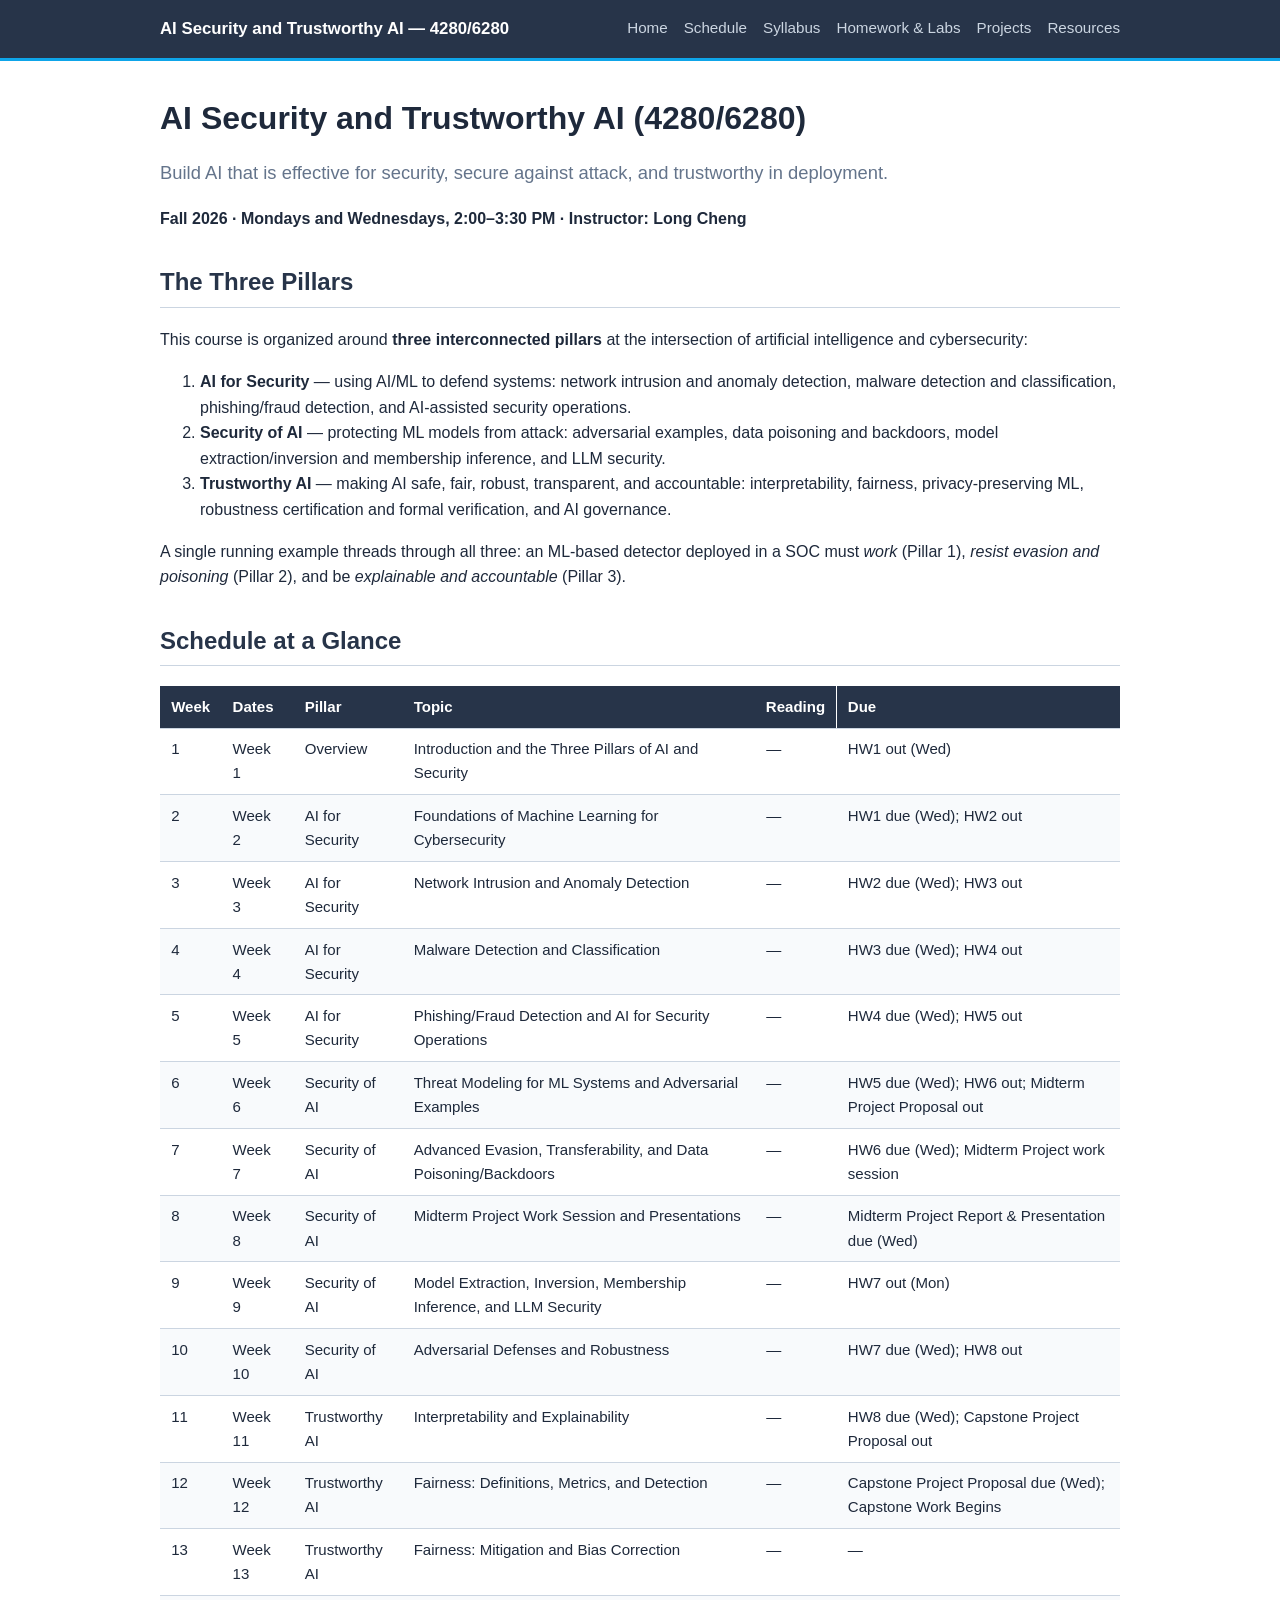
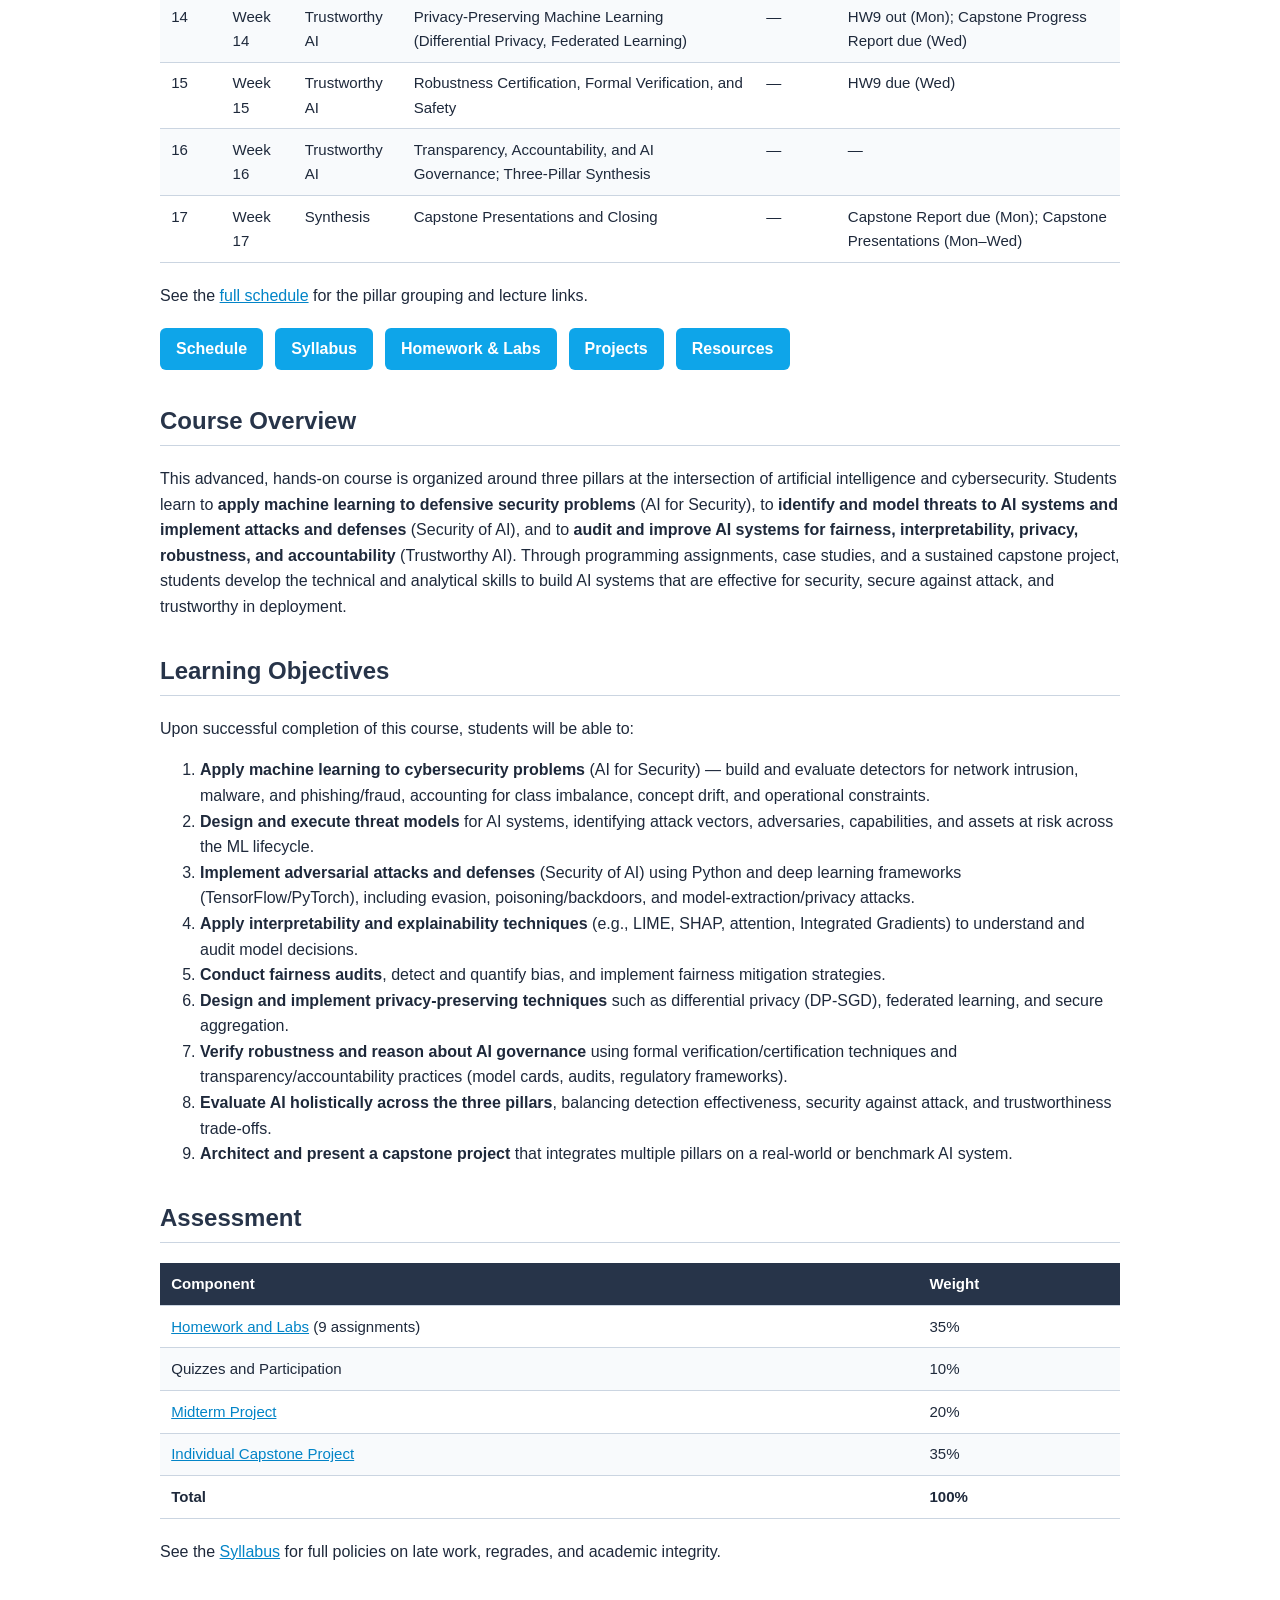
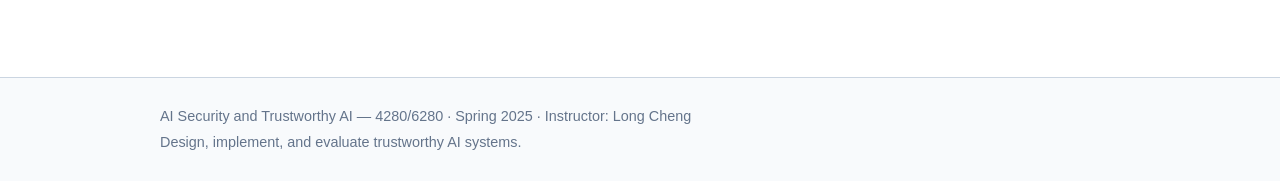
<file: courses/fall26-4280/index.html>
<!DOCTYPE html>
<html lang="en">
<head>
  <meta charset="utf-8">
  <meta name="viewport" content="width=device-width, initial-scale=1.0">
  <title>Home — AI Security and Trustworthy AI — 4280/6280</title>
  <link rel="stylesheet" href="/courses/fall26-4280/assets/css/style.css">
</head>
<body>
  <header class="site-header">
    <div class="wrap">
      <a class="site-title" href="/courses/fall26-4280/">AI Security and Trustworthy AI — 4280/6280</a>
      <nav class="site-nav" aria-label="Primary">
        
          <a href="/courses/fall26-4280/">Home</a>
        
          <a href="/courses/fall26-4280/schedule/">Schedule</a>
        
          <a href="/courses/fall26-4280/syllabus/">Syllabus</a>
        
          <a href="/courses/fall26-4280/homework/">Homework & Labs</a>
        
          <a href="/courses/fall26-4280/projects/">Projects</a>
        
          <a href="/courses/fall26-4280/resources/">Resources</a>
        
      </nav>
    </div>
  </header>

  <main class="wrap content">
    <h1 id="ai-security-and-trustworthy-ai-42806280">AI Security and Trustworthy AI (4280/6280)</h1>

<p class="tagline">Build AI that is effective for security, secure against attack, and trustworthy in deployment.</p>

<p><strong>Fall 2026 · Mondays and Wednesdays, 2:00–3:30 PM · Instructor: Long Cheng</strong></p>

<h2 id="the-three-pillars">The Three Pillars</h2>

<p>This course is organized around <strong>three interconnected pillars</strong> at the intersection of artificial intelligence and cybersecurity:</p>

<ol>
  <li><strong>AI for Security</strong> — using AI/ML to defend systems: network intrusion and anomaly detection, malware detection and classification, phishing/fraud detection, and AI-assisted security operations.</li>
  <li><strong>Security of AI</strong> — protecting ML models from attack: adversarial examples, data poisoning and backdoors, model extraction/inversion and membership inference, and LLM security.</li>
  <li><strong>Trustworthy AI</strong> — making AI safe, fair, robust, transparent, and accountable: interpretability, fairness, privacy-preserving ML, robustness certification and formal verification, and AI governance.</li>
</ol>

<p>A single running example threads through all three: an ML-based detector deployed in a SOC must <em>work</em> (Pillar 1), <em>resist evasion and poisoning</em> (Pillar 2), and be <em>explainable and accountable</em> (Pillar 3).</p>

<h2 id="schedule-at-a-glance">Schedule at a Glance</h2>

<table>
  <thead>
    <tr>
      <th>Week</th>
      <th>Dates</th>
      <th>Pillar</th>
      <th>Topic</th>
      <th>Reading</th>
      <th>Due</th>
    </tr>
  </thead>
  <tbody>
    <tr>
      <td>1</td>
      <td>Week 1</td>
      <td>Overview</td>
      <td>Introduction and the Three Pillars of AI and Security</td>
      <td>—</td>
      <td>HW1 out (Wed)</td>
    </tr>
    <tr>
      <td>2</td>
      <td>Week 2</td>
      <td>AI for Security</td>
      <td>Foundations of Machine Learning for Cybersecurity</td>
      <td>—</td>
      <td>HW1 due (Wed); HW2 out</td>
    </tr>
    <tr>
      <td>3</td>
      <td>Week 3</td>
      <td>AI for Security</td>
      <td>Network Intrusion and Anomaly Detection</td>
      <td>—</td>
      <td>HW2 due (Wed); HW3 out</td>
    </tr>
    <tr>
      <td>4</td>
      <td>Week 4</td>
      <td>AI for Security</td>
      <td>Malware Detection and Classification</td>
      <td>—</td>
      <td>HW3 due (Wed); HW4 out</td>
    </tr>
    <tr>
      <td>5</td>
      <td>Week 5</td>
      <td>AI for Security</td>
      <td>Phishing/Fraud Detection and AI for Security Operations</td>
      <td>—</td>
      <td>HW4 due (Wed); HW5 out</td>
    </tr>
    <tr>
      <td>6</td>
      <td>Week 6</td>
      <td>Security of AI</td>
      <td>Threat Modeling for ML Systems and Adversarial Examples</td>
      <td>—</td>
      <td>HW5 due (Wed); HW6 out; Midterm Project Proposal out</td>
    </tr>
    <tr>
      <td>7</td>
      <td>Week 7</td>
      <td>Security of AI</td>
      <td>Advanced Evasion, Transferability, and Data Poisoning/Backdoors</td>
      <td>—</td>
      <td>HW6 due (Wed); Midterm Project work session</td>
    </tr>
    <tr>
      <td>8</td>
      <td>Week 8</td>
      <td>Security of AI</td>
      <td>Midterm Project Work Session and Presentations</td>
      <td>—</td>
      <td>Midterm Project Report &amp; Presentation due (Wed)</td>
    </tr>
    <tr>
      <td>9</td>
      <td>Week 9</td>
      <td>Security of AI</td>
      <td>Model Extraction, Inversion, Membership Inference, and LLM Security</td>
      <td>—</td>
      <td>HW7 out (Mon)</td>
    </tr>
    <tr>
      <td>10</td>
      <td>Week 10</td>
      <td>Security of AI</td>
      <td>Adversarial Defenses and Robustness</td>
      <td>—</td>
      <td>HW7 due (Wed); HW8 out</td>
    </tr>
    <tr>
      <td>11</td>
      <td>Week 11</td>
      <td>Trustworthy AI</td>
      <td>Interpretability and Explainability</td>
      <td>—</td>
      <td>HW8 due (Wed); Capstone Project Proposal out</td>
    </tr>
    <tr>
      <td>12</td>
      <td>Week 12</td>
      <td>Trustworthy AI</td>
      <td>Fairness: Definitions, Metrics, and Detection</td>
      <td>—</td>
      <td>Capstone Project Proposal due (Wed); Capstone Work Begins</td>
    </tr>
    <tr>
      <td>13</td>
      <td>Week 13</td>
      <td>Trustworthy AI</td>
      <td>Fairness: Mitigation and Bias Correction</td>
      <td>—</td>
      <td>—</td>
    </tr>
    <tr>
      <td>14</td>
      <td>Week 14</td>
      <td>Trustworthy AI</td>
      <td>Privacy-Preserving Machine Learning (Differential Privacy, Federated Learning)</td>
      <td>—</td>
      <td>HW9 out (Mon); Capstone Progress Report due (Wed)</td>
    </tr>
    <tr>
      <td>15</td>
      <td>Week 15</td>
      <td>Trustworthy AI</td>
      <td>Robustness Certification, Formal Verification, and Safety</td>
      <td>—</td>
      <td>HW9 due (Wed)</td>
    </tr>
    <tr>
      <td>16</td>
      <td>Week 16</td>
      <td>Trustworthy AI</td>
      <td>Transparency, Accountability, and AI Governance; Three-Pillar Synthesis</td>
      <td>—</td>
      <td>—</td>
    </tr>
    <tr>
      <td>17</td>
      <td>Week 17</td>
      <td>Synthesis</td>
      <td>Capstone Presentations and Closing</td>
      <td>—</td>
      <td>Capstone Report due (Mon); Capstone Presentations (Mon–Wed)</td>
    </tr>
  </tbody>
</table>

<p>See the <a href="/courses/fall26-4280/schedule/">full schedule</a> for the pillar grouping and lecture links.</p>

<ul class="quick-links">
  <li><a href="/courses/fall26-4280/schedule/">Schedule</a></li>
  <li><a href="/courses/fall26-4280/syllabus/">Syllabus</a></li>
  <li><a href="/courses/fall26-4280/homework/">Homework &amp; Labs</a></li>
  <li><a href="/courses/fall26-4280/projects/">Projects</a></li>
  <li><a href="/courses/fall26-4280/resources/">Resources</a></li>
</ul>

<h2 id="course-overview">Course Overview</h2>

<p>This advanced, hands-on course is organized around three pillars at the intersection of
artificial intelligence and cybersecurity. Students learn to <strong>apply machine learning to
defensive security problems</strong> (AI for Security), to <strong>identify and model threats to AI
systems and implement attacks and defenses</strong> (Security of AI), and to <strong>audit and improve AI
systems for fairness, interpretability, privacy, robustness, and accountability</strong>
(Trustworthy AI). Through programming assignments, case studies, and a sustained capstone
project, students develop the technical and analytical skills to build AI systems that are
effective for security, secure against attack, and trustworthy in deployment.</p>

<h2 id="learning-objectives">Learning Objectives</h2>

<p>Upon successful completion of this course, students will be able to:</p>

<ol>
  <li><strong>Apply machine learning to cybersecurity problems</strong> (AI for Security) — build and evaluate detectors for network intrusion, malware, and phishing/fraud, accounting for class imbalance, concept drift, and operational constraints.</li>
  <li><strong>Design and execute threat models</strong> for AI systems, identifying attack vectors, adversaries, capabilities, and assets at risk across the ML lifecycle.</li>
  <li><strong>Implement adversarial attacks and defenses</strong> (Security of AI) using Python and deep learning frameworks (TensorFlow/PyTorch), including evasion, poisoning/backdoors, and model-extraction/privacy attacks.</li>
  <li><strong>Apply interpretability and explainability techniques</strong> (e.g., LIME, SHAP, attention, Integrated Gradients) to understand and audit model decisions.</li>
  <li><strong>Conduct fairness audits</strong>, detect and quantify bias, and implement fairness mitigation strategies.</li>
  <li><strong>Design and implement privacy-preserving techniques</strong> such as differential privacy (DP-SGD), federated learning, and secure aggregation.</li>
  <li><strong>Verify robustness and reason about AI governance</strong> using formal verification/certification techniques and transparency/accountability practices (model cards, audits, regulatory frameworks).</li>
  <li><strong>Evaluate AI holistically across the three pillars</strong>, balancing detection effectiveness, security against attack, and trustworthiness trade-offs.</li>
  <li><strong>Architect and present a capstone project</strong> that integrates multiple pillars on a real-world or benchmark AI system.</li>
</ol>

<h2 id="assessment">Assessment</h2>

<table>
  <thead>
    <tr>
      <th>Component</th>
      <th>Weight</th>
    </tr>
  </thead>
  <tbody>
    <tr>
      <td><a href="/courses/fall26-4280/homework/">Homework and Labs</a> (9 assignments)</td>
      <td>35%</td>
    </tr>
    <tr>
      <td>Quizzes and Participation</td>
      <td>10%</td>
    </tr>
    <tr>
      <td><a href="/courses/fall26-4280/projects/">Midterm Project</a></td>
      <td>20%</td>
    </tr>
    <tr>
      <td><a href="/courses/fall26-4280/projects/">Individual Capstone Project</a></td>
      <td>35%</td>
    </tr>
    <tr>
      <td><strong>Total</strong></td>
      <td><strong>100%</strong></td>
    </tr>
  </tbody>
</table>

<p>See the <a href="/courses/fall26-4280/syllabus/">Syllabus</a> for full policies on late work, regrades, and academic integrity.</p>

  </main>

  <footer class="site-footer">
    <div class="wrap">
      <p>AI Security and Trustworthy AI — 4280/6280 &middot; Spring 2025 &middot; Instructor: Long Cheng</p>
      <p>Design, implement, and evaluate trustworthy AI systems.</p>
    </div>
  </footer>
</body>
</html>
</file>
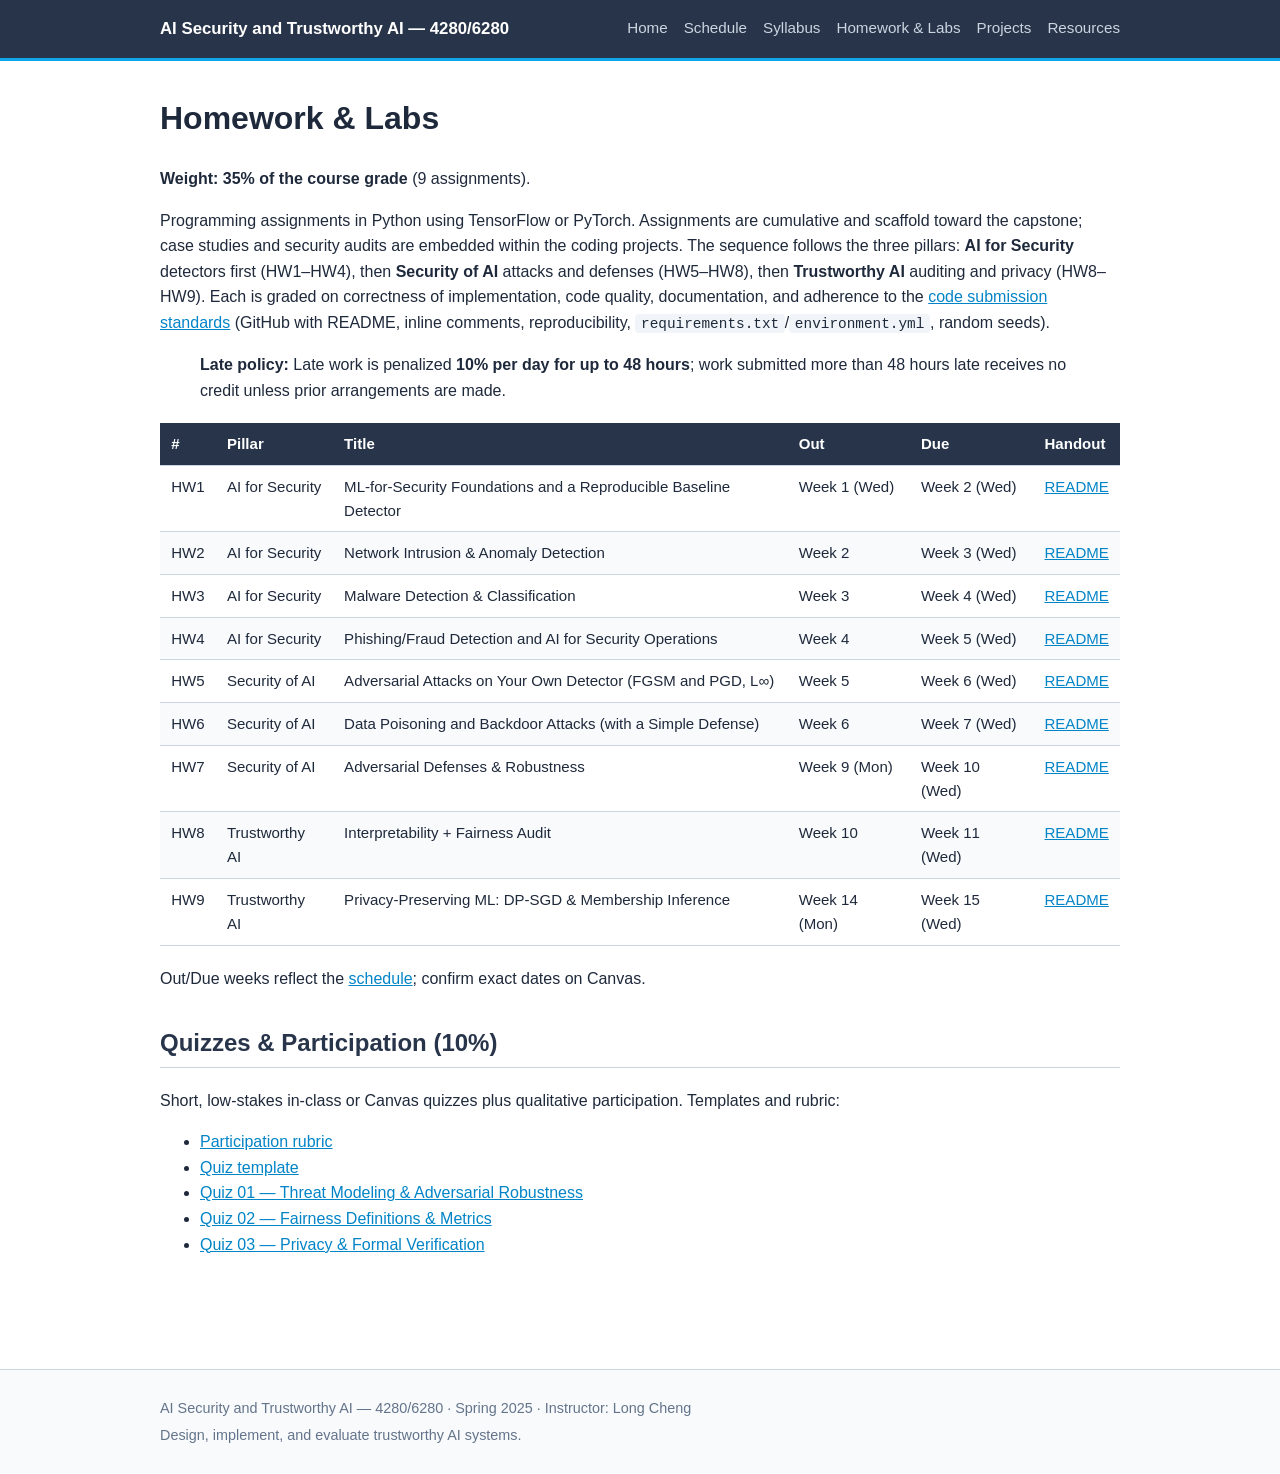
<file: courses/fall26-4280/homework/index.html>
<!DOCTYPE html>
<html lang="en">
<head>
  <meta charset="utf-8">
  <meta name="viewport" content="width=device-width, initial-scale=1.0">
  <title>Homework & Labs — AI Security and Trustworthy AI — 4280/6280</title>
  <link rel="stylesheet" href="/courses/fall26-4280/assets/css/style.css">
</head>
<body>
  <header class="site-header">
    <div class="wrap">
      <a class="site-title" href="/courses/fall26-4280/">AI Security and Trustworthy AI — 4280/6280</a>
      <nav class="site-nav" aria-label="Primary">
        
          <a href="/courses/fall26-4280/">Home</a>
        
          <a href="/courses/fall26-4280/schedule/">Schedule</a>
        
          <a href="/courses/fall26-4280/syllabus/">Syllabus</a>
        
          <a href="/courses/fall26-4280/homework/">Homework & Labs</a>
        
          <a href="/courses/fall26-4280/projects/">Projects</a>
        
          <a href="/courses/fall26-4280/resources/">Resources</a>
        
      </nav>
    </div>
  </header>

  <main class="wrap content">
    <h1 id="homework--labs">Homework &amp; Labs</h1>

<p><strong>Weight: 35% of the course grade</strong> (9 assignments).</p>

<p>Programming assignments in Python using TensorFlow or PyTorch. Assignments are cumulative
and scaffold toward the capstone; case studies and security audits are embedded within the
coding projects. The sequence follows the three pillars: <strong>AI for Security</strong> detectors first
(HW1–HW4), then <strong>Security of AI</strong> attacks and defenses (HW5–HW8), then <strong>Trustworthy AI</strong>
auditing and privacy (HW8–HW9). Each is graded on correctness of implementation, code
quality, documentation, and adherence to the <a href="/courses/fall26-4280/syllabus/#code-submission-standards">code submission standards</a>
(GitHub with README, inline comments, reproducibility, <code class="language-plaintext highlighter-rouge">requirements.txt</code>/<code class="language-plaintext highlighter-rouge">environment.yml</code>,
random seeds).</p>

<blockquote>
  <p><strong>Late policy:</strong> Late work is penalized <strong>10% per day for up to 48 hours</strong>; work submitted
more than 48 hours late receives no credit unless prior arrangements are made.</p>
</blockquote>

<table>
  <thead>
    <tr>
      <th>#</th>
      <th>Pillar</th>
      <th>Title</th>
      <th>Out</th>
      <th>Due</th>
      <th>Handout</th>
    </tr>
  </thead>
  <tbody>
    <tr>
      <td>HW1</td>
      <td>AI for Security</td>
      <td>ML-for-Security Foundations and a Reproducible Baseline Detector</td>
      <td>Week 1 (Wed)</td>
      <td>Week 2 (Wed)</td>
      <td><a href="https://github.com/cslongc/fall26-4280/blob/main/homework-labs/homework01/README.md">README</a></td>
    </tr>
    <tr>
      <td>HW2</td>
      <td>AI for Security</td>
      <td>Network Intrusion &amp; Anomaly Detection</td>
      <td>Week 2</td>
      <td>Week 3 (Wed)</td>
      <td><a href="https://github.com/cslongc/fall26-4280/blob/main/homework-labs/homework02/README.md">README</a></td>
    </tr>
    <tr>
      <td>HW3</td>
      <td>AI for Security</td>
      <td>Malware Detection &amp; Classification</td>
      <td>Week 3</td>
      <td>Week 4 (Wed)</td>
      <td><a href="https://github.com/cslongc/fall26-4280/blob/main/homework-labs/homework03/README.md">README</a></td>
    </tr>
    <tr>
      <td>HW4</td>
      <td>AI for Security</td>
      <td>Phishing/Fraud Detection and AI for Security Operations</td>
      <td>Week 4</td>
      <td>Week 5 (Wed)</td>
      <td><a href="https://github.com/cslongc/fall26-4280/blob/main/homework-labs/homework04/README.md">README</a></td>
    </tr>
    <tr>
      <td>HW5</td>
      <td>Security of AI</td>
      <td>Adversarial Attacks on Your Own Detector (FGSM and PGD, L∞)</td>
      <td>Week 5</td>
      <td>Week 6 (Wed)</td>
      <td><a href="https://github.com/cslongc/fall26-4280/blob/main/homework-labs/homework05/README.md">README</a></td>
    </tr>
    <tr>
      <td>HW6</td>
      <td>Security of AI</td>
      <td>Data Poisoning and Backdoor Attacks (with a Simple Defense)</td>
      <td>Week 6</td>
      <td>Week 7 (Wed)</td>
      <td><a href="https://github.com/cslongc/fall26-4280/blob/main/homework-labs/homework06/README.md">README</a></td>
    </tr>
    <tr>
      <td>HW7</td>
      <td>Security of AI</td>
      <td>Adversarial Defenses &amp; Robustness</td>
      <td>Week 9 (Mon)</td>
      <td>Week 10 (Wed)</td>
      <td><a href="https://github.com/cslongc/fall26-4280/blob/main/homework-labs/homework07/README.md">README</a></td>
    </tr>
    <tr>
      <td>HW8</td>
      <td>Trustworthy AI</td>
      <td>Interpretability + Fairness Audit</td>
      <td>Week 10</td>
      <td>Week 11 (Wed)</td>
      <td><a href="https://github.com/cslongc/fall26-4280/blob/main/homework-labs/homework08/README.md">README</a></td>
    </tr>
    <tr>
      <td>HW9</td>
      <td>Trustworthy AI</td>
      <td>Privacy-Preserving ML: DP-SGD &amp; Membership Inference</td>
      <td>Week 14 (Mon)</td>
      <td>Week 15 (Wed)</td>
      <td><a href="https://github.com/cslongc/fall26-4280/blob/main/homework-labs/homework09/README.md">README</a></td>
    </tr>
  </tbody>
</table>

<p>Out/Due weeks reflect the <a href="/courses/fall26-4280/schedule/">schedule</a>; confirm exact
dates on Canvas.</p>

<h2 id="quizzes--participation-10">Quizzes &amp; Participation (10%)</h2>

<p>Short, low-stakes in-class or Canvas quizzes plus qualitative participation. Templates and
rubric:</p>

<ul>
  <li><a href="https://github.com/cslongc/fall26-4280/blob/main/quiz-participation/participation-rubric.md">Participation rubric</a></li>
  <li><a href="https://github.com/cslongc/fall26-4280/blob/main/quiz-participation/quiz-template.md">Quiz template</a></li>
  <li><a href="https://github.com/cslongc/fall26-4280/blob/main/quiz-participation/quiz01/README.md">Quiz 01 — Threat Modeling &amp; Adversarial Robustness</a></li>
  <li><a href="https://github.com/cslongc/fall26-4280/blob/main/quiz-participation/quiz02/README.md">Quiz 02 — Fairness Definitions &amp; Metrics</a></li>
  <li><a href="https://github.com/cslongc/fall26-4280/blob/main/quiz-participation/quiz03/README.md">Quiz 03 — Privacy &amp; Formal Verification</a></li>
</ul>

  </main>

  <footer class="site-footer">
    <div class="wrap">
      <p>AI Security and Trustworthy AI — 4280/6280 &middot; Spring 2025 &middot; Instructor: Long Cheng</p>
      <p>Design, implement, and evaluate trustworthy AI systems.</p>
    </div>
  </footer>
</body>
</html>
</file>
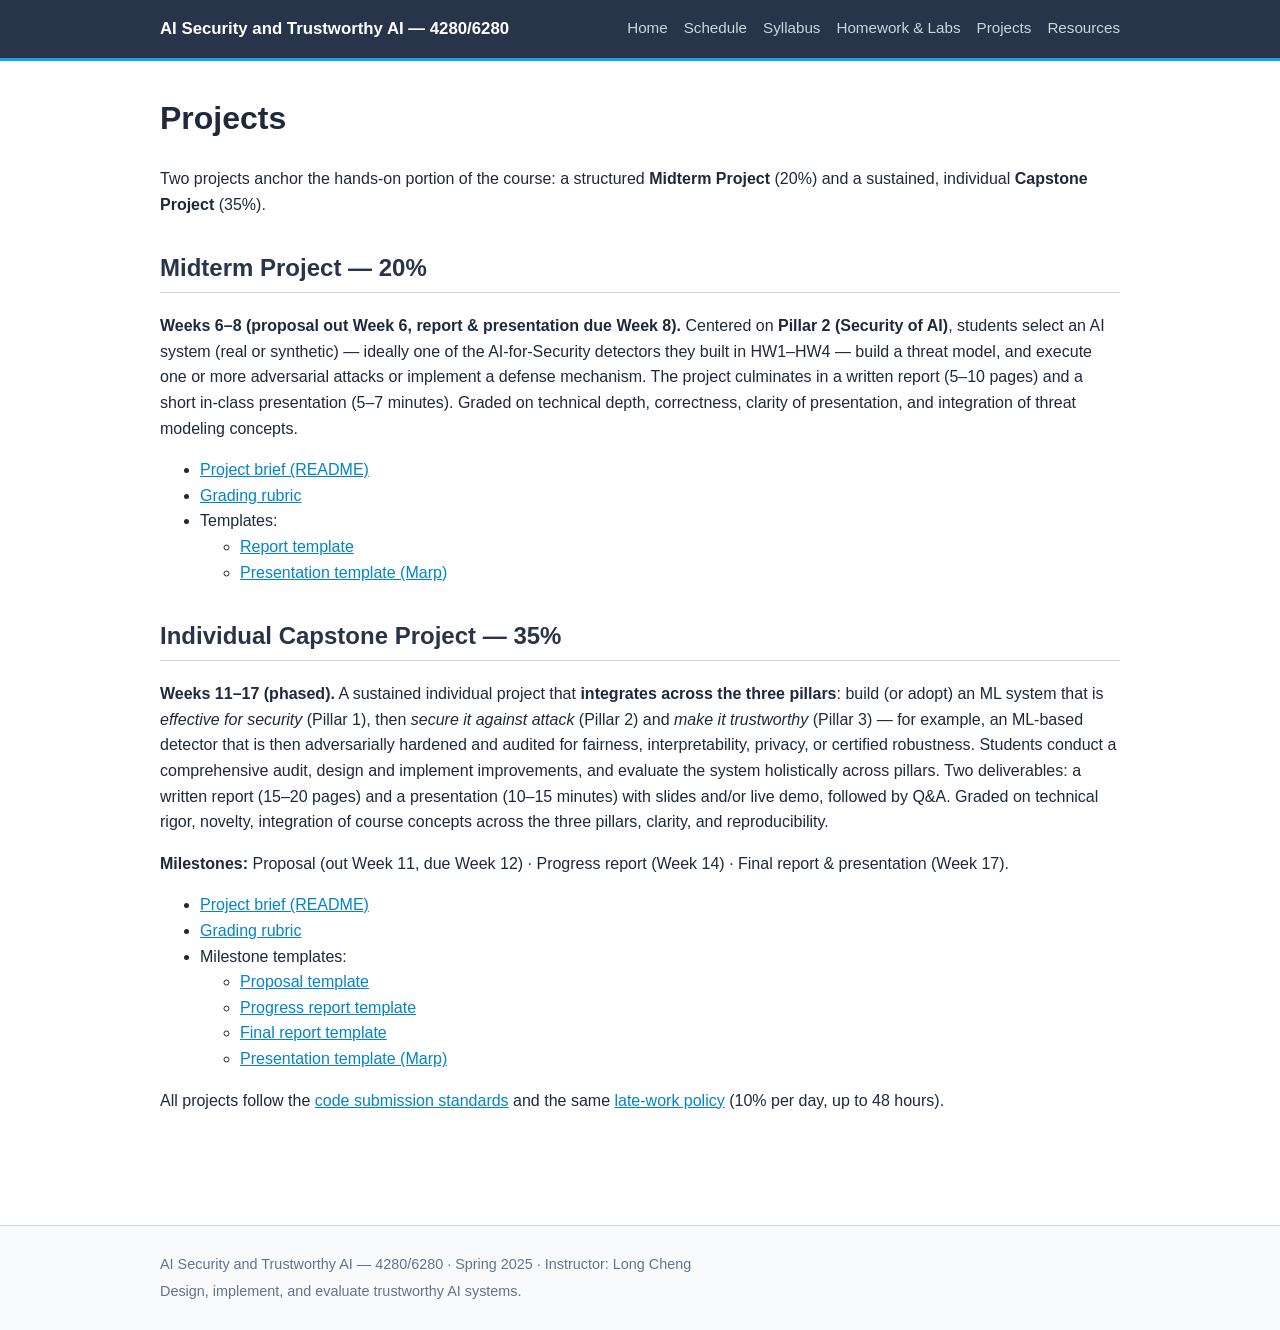
<file: courses/fall26-4280/projects/index.html>
<!DOCTYPE html>
<html lang="en">
<head>
  <meta charset="utf-8">
  <meta name="viewport" content="width=device-width, initial-scale=1.0">
  <title>Projects — AI Security and Trustworthy AI — 4280/6280</title>
  <link rel="stylesheet" href="/courses/fall26-4280/assets/css/style.css">
</head>
<body>
  <header class="site-header">
    <div class="wrap">
      <a class="site-title" href="/courses/fall26-4280/">AI Security and Trustworthy AI — 4280/6280</a>
      <nav class="site-nav" aria-label="Primary">
        
          <a href="/courses/fall26-4280/">Home</a>
        
          <a href="/courses/fall26-4280/schedule/">Schedule</a>
        
          <a href="/courses/fall26-4280/syllabus/">Syllabus</a>
        
          <a href="/courses/fall26-4280/homework/">Homework & Labs</a>
        
          <a href="/courses/fall26-4280/projects/">Projects</a>
        
          <a href="/courses/fall26-4280/resources/">Resources</a>
        
      </nav>
    </div>
  </header>

  <main class="wrap content">
    <h1 id="projects">Projects</h1>

<p>Two projects anchor the hands-on portion of the course: a structured <strong>Midterm Project</strong>
(20%) and a sustained, individual <strong>Capstone Project</strong> (35%).</p>

<h2 id="midterm-project--20">Midterm Project — 20%</h2>

<p><strong>Weeks 6–8 (proposal out Week 6, report &amp; presentation due Week 8).</strong> Centered on
<strong>Pillar 2 (Security of AI)</strong>, students select an AI system (real or synthetic) — ideally
one of the AI-for-Security detectors they built in HW1–HW4 — build a threat model, and
execute one or more adversarial attacks or implement a defense mechanism. The project
culminates in a written report (5–10 pages) and a short in-class presentation (5–7 minutes).
Graded on technical depth, correctness, clarity of presentation, and integration of threat
modeling concepts.</p>

<ul>
  <li><a href="https://github.com/cslongc/fall26-4280/blob/main/midterm-project/midterm-project01/README.md">Project brief (README)</a></li>
  <li><a href="https://github.com/cslongc/fall26-4280/blob/main/midterm-project/midterm-project01/rubric.md">Grading rubric</a></li>
  <li>Templates:
    <ul>
      <li><a href="https://github.com/cslongc/fall26-4280/blob/main/midterm-project/midterm-project01/starter/report-template.md">Report template</a></li>
      <li><a href="https://github.com/cslongc/fall26-4280/blob/main/midterm-project/midterm-project01/starter/presentation-template.marp.md">Presentation template (Marp)</a></li>
    </ul>
  </li>
</ul>

<h2 id="individual-capstone-project--35">Individual Capstone Project — 35%</h2>

<p><strong>Weeks 11–17 (phased).</strong> A sustained individual project that <strong>integrates across the three
pillars</strong>: build (or adopt) an ML system that is <em>effective for security</em> (Pillar 1), then
<em>secure it against attack</em> (Pillar 2) and <em>make it trustworthy</em> (Pillar 3) — for example, an
ML-based detector that is then adversarially hardened and audited for fairness,
interpretability, privacy, or certified robustness. Students conduct a comprehensive audit,
design and implement improvements, and evaluate the system holistically across pillars. Two
deliverables: a written report (15–20 pages) and a presentation (10–15 minutes) with slides
and/or live demo, followed by Q&amp;A. Graded on technical rigor, novelty, integration of course
concepts across the three pillars, clarity, and reproducibility.</p>

<p><strong>Milestones:</strong> Proposal (out Week 11, due Week 12) · Progress report (Week 14) · Final
report &amp; presentation (Week 17).</p>

<ul>
  <li><a href="https://github.com/cslongc/fall26-4280/blob/main/capstone-project/capstone01/README.md">Project brief (README)</a></li>
  <li><a href="https://github.com/cslongc/fall26-4280/blob/main/capstone-project/capstone01/rubric.md">Grading rubric</a></li>
  <li>Milestone templates:
    <ul>
      <li><a href="https://github.com/cslongc/fall26-4280/blob/main/capstone-project/capstone01/starter/proposal-template.md">Proposal template</a></li>
      <li><a href="https://github.com/cslongc/fall26-4280/blob/main/capstone-project/capstone01/starter/progress-report-template.md">Progress report template</a></li>
      <li><a href="https://github.com/cslongc/fall26-4280/blob/main/capstone-project/capstone01/starter/final-report-template.md">Final report template</a></li>
      <li><a href="https://github.com/cslongc/fall26-4280/blob/main/capstone-project/capstone01/starter/presentation-template.marp.md">Presentation template (Marp)</a></li>
    </ul>
  </li>
</ul>

<p>All projects follow the <a href="/courses/fall26-4280/syllabus/#code-submission-standards">code submission standards</a>
and the same <a href="/courses/fall26-4280/syllabus/#late-work-and-extension-policy">late-work policy</a>
(10% per day, up to 48 hours).</p>

  </main>

  <footer class="site-footer">
    <div class="wrap">
      <p>AI Security and Trustworthy AI — 4280/6280 &middot; Spring 2025 &middot; Instructor: Long Cheng</p>
      <p>Design, implement, and evaluate trustworthy AI systems.</p>
    </div>
  </footer>
</body>
</html>
</file>
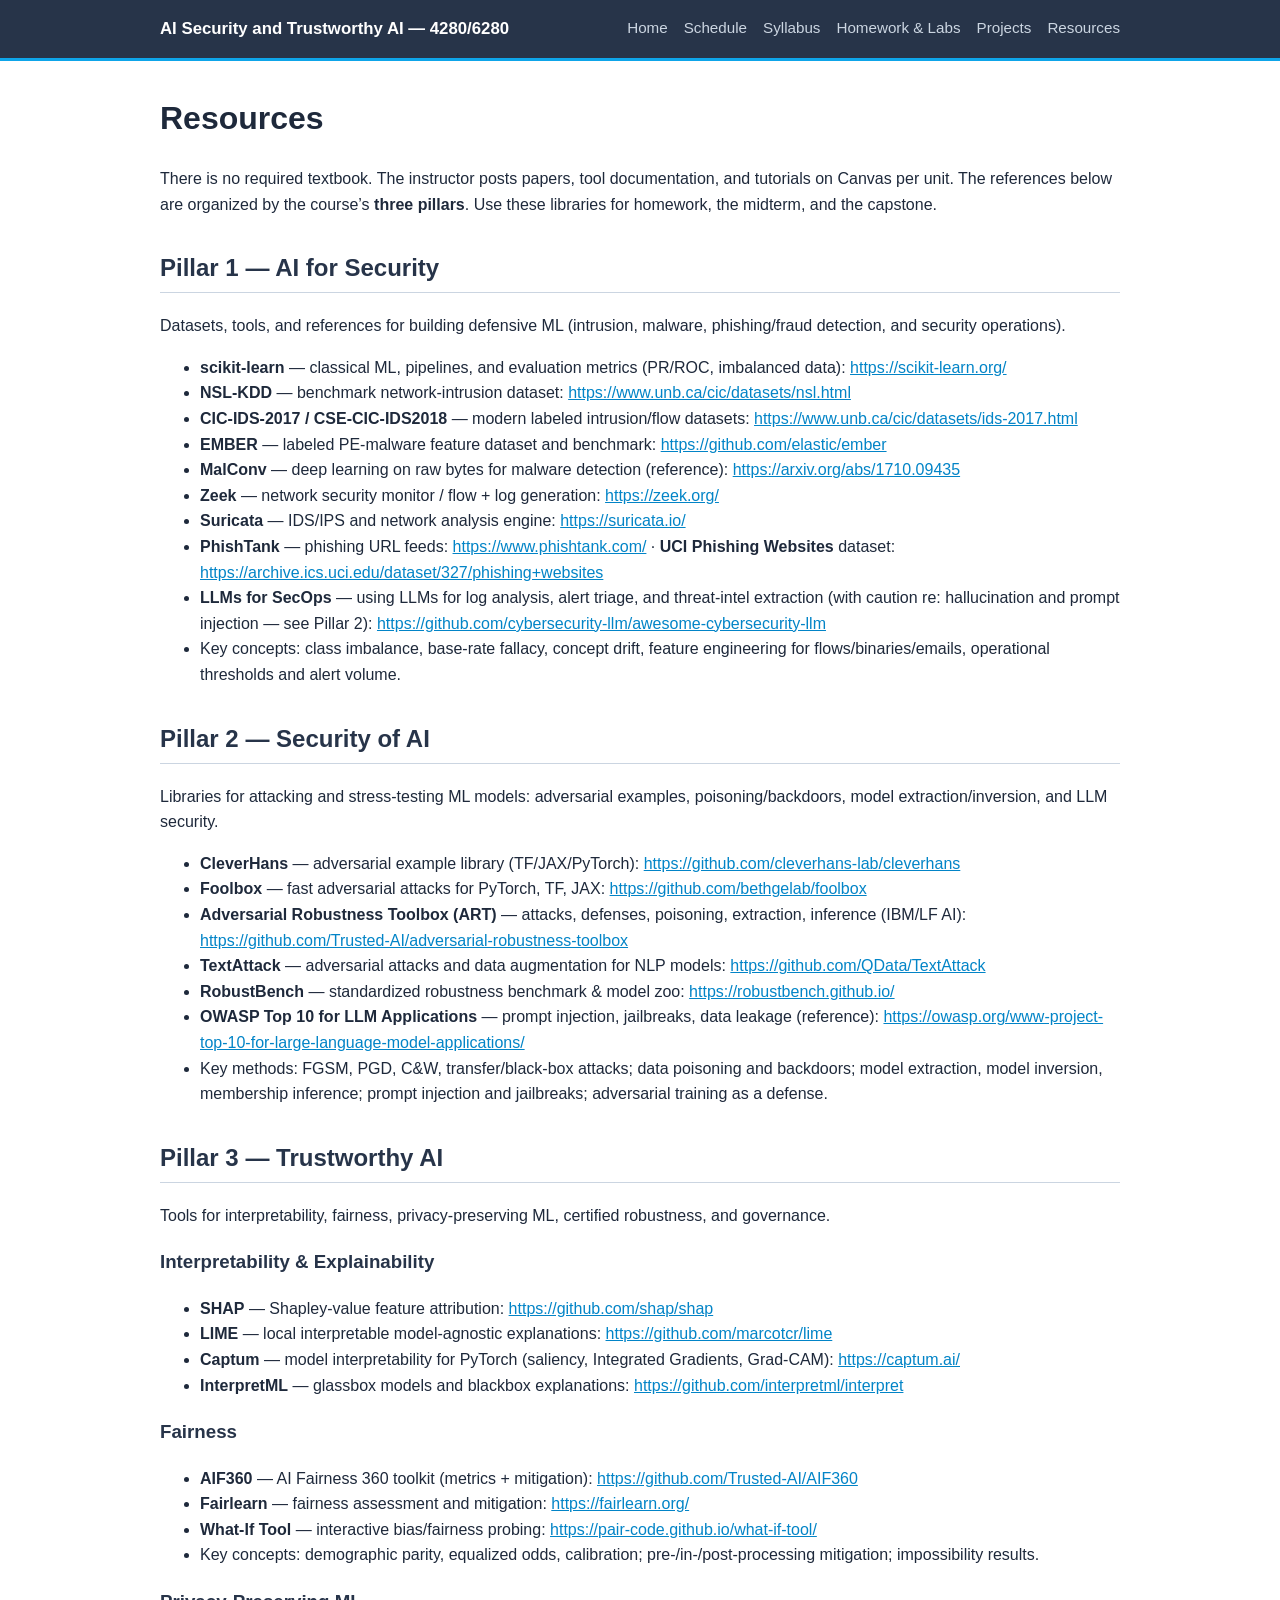
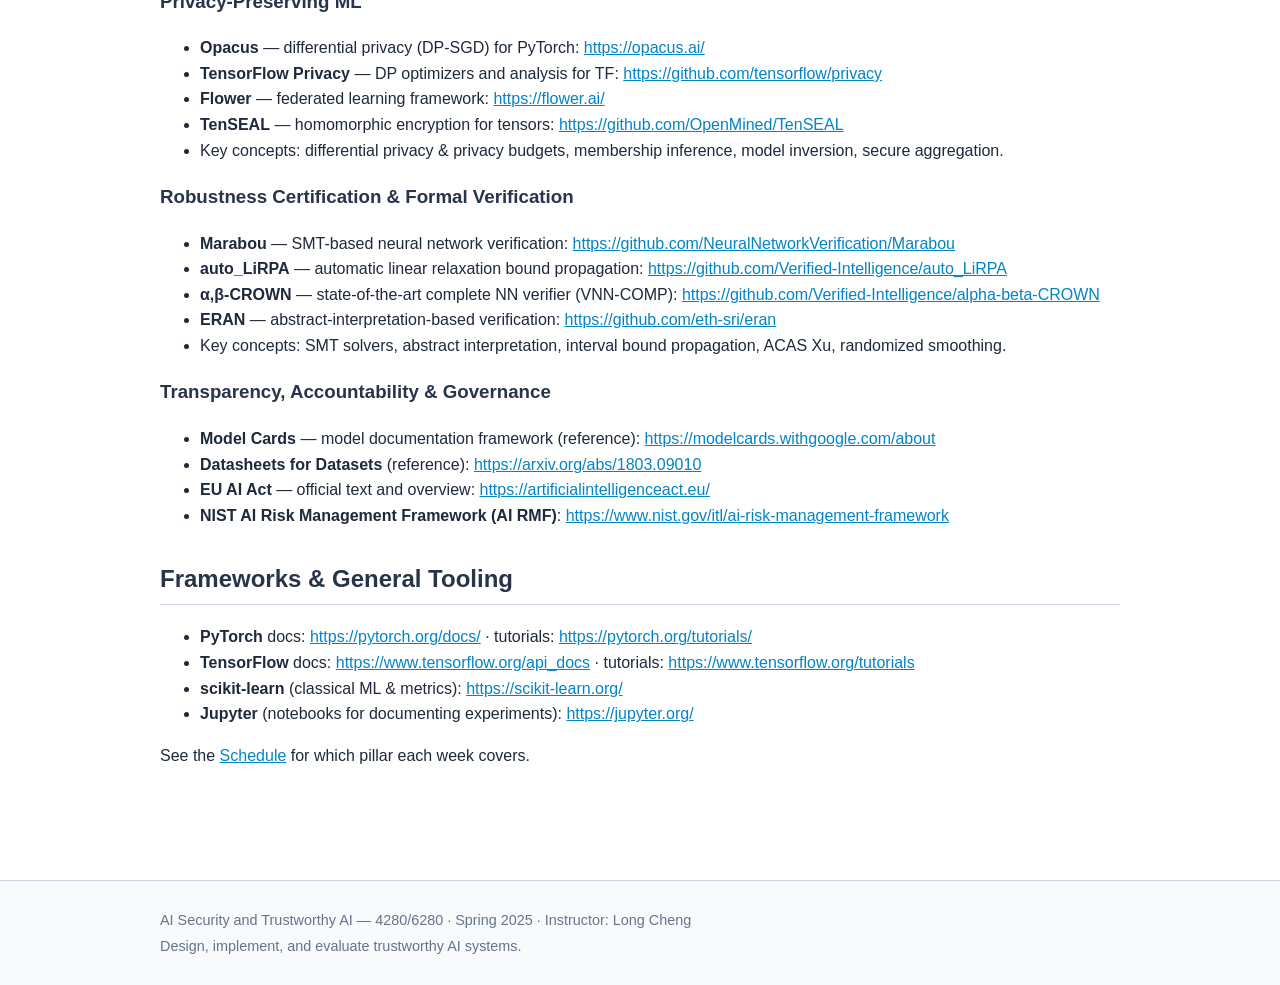
<file: courses/fall26-4280/resources/index.html>
<!DOCTYPE html>
<html lang="en">
<head>
  <meta charset="utf-8">
  <meta name="viewport" content="width=device-width, initial-scale=1.0">
  <title>Resources — AI Security and Trustworthy AI — 4280/6280</title>
  <link rel="stylesheet" href="/courses/fall26-4280/assets/css/style.css">
</head>
<body>
  <header class="site-header">
    <div class="wrap">
      <a class="site-title" href="/courses/fall26-4280/">AI Security and Trustworthy AI — 4280/6280</a>
      <nav class="site-nav" aria-label="Primary">
        
          <a href="/courses/fall26-4280/">Home</a>
        
          <a href="/courses/fall26-4280/schedule/">Schedule</a>
        
          <a href="/courses/fall26-4280/syllabus/">Syllabus</a>
        
          <a href="/courses/fall26-4280/homework/">Homework & Labs</a>
        
          <a href="/courses/fall26-4280/projects/">Projects</a>
        
          <a href="/courses/fall26-4280/resources/">Resources</a>
        
      </nav>
    </div>
  </header>

  <main class="wrap content">
    <h1 id="resources">Resources</h1>

<p>There is no required textbook. The instructor posts papers, tool documentation, and
tutorials on Canvas per unit. The references below are organized by the course’s <strong>three
pillars</strong>. Use these libraries for homework, the midterm, and the capstone.</p>

<h2 id="pillar-1--ai-for-security">Pillar 1 — AI for Security</h2>

<p>Datasets, tools, and references for building defensive ML (intrusion, malware, phishing/fraud
detection, and security operations).</p>

<ul>
  <li><strong>scikit-learn</strong> — classical ML, pipelines, and evaluation metrics (PR/ROC, imbalanced data): <a href="https://scikit-learn.org/">https://scikit-learn.org/</a></li>
  <li><strong>NSL-KDD</strong> — benchmark network-intrusion dataset: <a href="https://www.unb.ca/cic/datasets/nsl.html">https://www.unb.ca/cic/datasets/nsl.html</a></li>
  <li><strong>CIC-IDS-2017 / CSE-CIC-IDS2018</strong> — modern labeled intrusion/flow datasets: <a href="https://www.unb.ca/cic/datasets/ids-2017.html">https://www.unb.ca/cic/datasets/ids-2017.html</a></li>
  <li><strong>EMBER</strong> — labeled PE-malware feature dataset and benchmark: <a href="https://github.com/elastic/ember">https://github.com/elastic/ember</a></li>
  <li><strong>MalConv</strong> — deep learning on raw bytes for malware detection (reference): <a href="https://arxiv.org/abs/1710.09435">https://arxiv.org/abs/1710.09435</a></li>
  <li><strong>Zeek</strong> — network security monitor / flow + log generation: <a href="https://zeek.org/">https://zeek.org/</a></li>
  <li><strong>Suricata</strong> — IDS/IPS and network analysis engine: <a href="https://suricata.io/">https://suricata.io/</a></li>
  <li><strong>PhishTank</strong> — phishing URL feeds: <a href="https://www.phishtank.com/">https://www.phishtank.com/</a> · <strong>UCI Phishing Websites</strong> dataset: <a href="https://archive.ics.uci.edu/dataset/327/phishing+websites">https://archive.ics.uci.edu/dataset/327/phishing+websites</a></li>
  <li><strong>LLMs for SecOps</strong> — using LLMs for log analysis, alert triage, and threat-intel extraction (with caution re: hallucination and prompt injection — see Pillar 2): <a href="https://github.com/cybersecurity-llm/awesome-cybersecurity-llm">https://github.com/cybersecurity-llm/awesome-cybersecurity-llm</a></li>
  <li>Key concepts: class imbalance, base-rate fallacy, concept drift, feature engineering for flows/binaries/emails, operational thresholds and alert volume.</li>
</ul>

<h2 id="pillar-2--security-of-ai">Pillar 2 — Security of AI</h2>

<p>Libraries for attacking and stress-testing ML models: adversarial examples, poisoning/backdoors,
model extraction/inversion, and LLM security.</p>

<ul>
  <li><strong>CleverHans</strong> — adversarial example library (TF/JAX/PyTorch): <a href="https://github.com/cleverhans-lab/cleverhans">https://github.com/cleverhans-lab/cleverhans</a></li>
  <li><strong>Foolbox</strong> — fast adversarial attacks for PyTorch, TF, JAX: <a href="https://github.com/bethgelab/foolbox">https://github.com/bethgelab/foolbox</a></li>
  <li><strong>Adversarial Robustness Toolbox (ART)</strong> — attacks, defenses, poisoning, extraction, inference (IBM/LF AI): <a href="https://github.com/Trusted-AI/adversarial-robustness-toolbox">https://github.com/Trusted-AI/adversarial-robustness-toolbox</a></li>
  <li><strong>TextAttack</strong> — adversarial attacks and data augmentation for NLP models: <a href="https://github.com/QData/TextAttack">https://github.com/QData/TextAttack</a></li>
  <li><strong>RobustBench</strong> — standardized robustness benchmark &amp; model zoo: <a href="https://robustbench.github.io/">https://robustbench.github.io/</a></li>
  <li><strong>OWASP Top 10 for LLM Applications</strong> — prompt injection, jailbreaks, data leakage (reference): <a href="https://owasp.org/www-project-top-10-for-large-language-model-applications/">https://owasp.org/www-project-top-10-for-large-language-model-applications/</a></li>
  <li>Key methods: FGSM, PGD, C&amp;W, transfer/black-box attacks; data poisoning and backdoors; model extraction, model inversion, membership inference; prompt injection and jailbreaks; adversarial training as a defense.</li>
</ul>

<h2 id="pillar-3--trustworthy-ai">Pillar 3 — Trustworthy AI</h2>

<p>Tools for interpretability, fairness, privacy-preserving ML, certified robustness, and
governance.</p>

<h3 id="interpretability--explainability">Interpretability &amp; Explainability</h3>

<ul>
  <li><strong>SHAP</strong> — Shapley-value feature attribution: <a href="https://github.com/shap/shap">https://github.com/shap/shap</a></li>
  <li><strong>LIME</strong> — local interpretable model-agnostic explanations: <a href="https://github.com/marcotcr/lime">https://github.com/marcotcr/lime</a></li>
  <li><strong>Captum</strong> — model interpretability for PyTorch (saliency, Integrated Gradients, Grad-CAM): <a href="https://captum.ai/">https://captum.ai/</a></li>
  <li><strong>InterpretML</strong> — glassbox models and blackbox explanations: <a href="https://github.com/interpretml/interpret">https://github.com/interpretml/interpret</a></li>
</ul>

<h3 id="fairness">Fairness</h3>

<ul>
  <li><strong>AIF360</strong> — AI Fairness 360 toolkit (metrics + mitigation): <a href="https://github.com/Trusted-AI/AIF360">https://github.com/Trusted-AI/AIF360</a></li>
  <li><strong>Fairlearn</strong> — fairness assessment and mitigation: <a href="https://fairlearn.org/">https://fairlearn.org/</a></li>
  <li><strong>What-If Tool</strong> — interactive bias/fairness probing: <a href="https://pair-code.github.io/what-if-tool/">https://pair-code.github.io/what-if-tool/</a></li>
  <li>Key concepts: demographic parity, equalized odds, calibration; pre-/in-/post-processing mitigation; impossibility results.</li>
</ul>

<h3 id="privacy-preserving-ml">Privacy-Preserving ML</h3>

<ul>
  <li><strong>Opacus</strong> — differential privacy (DP-SGD) for PyTorch: <a href="https://opacus.ai/">https://opacus.ai/</a></li>
  <li><strong>TensorFlow Privacy</strong> — DP optimizers and analysis for TF: <a href="https://github.com/tensorflow/privacy">https://github.com/tensorflow/privacy</a></li>
  <li><strong>Flower</strong> — federated learning framework: <a href="https://flower.ai/">https://flower.ai/</a></li>
  <li><strong>TenSEAL</strong> — homomorphic encryption for tensors: <a href="https://github.com/OpenMined/TenSEAL">https://github.com/OpenMined/TenSEAL</a></li>
  <li>Key concepts: differential privacy &amp; privacy budgets, membership inference, model inversion, secure aggregation.</li>
</ul>

<h3 id="robustness-certification--formal-verification">Robustness Certification &amp; Formal Verification</h3>

<ul>
  <li><strong>Marabou</strong> — SMT-based neural network verification: <a href="https://github.com/NeuralNetworkVerification/Marabou">https://github.com/NeuralNetworkVerification/Marabou</a></li>
  <li><strong>auto_LiRPA</strong> — automatic linear relaxation bound propagation: <a href="https://github.com/Verified-Intelligence/auto_LiRPA">https://github.com/Verified-Intelligence/auto_LiRPA</a></li>
  <li><strong>α,β-CROWN</strong> — state-of-the-art complete NN verifier (VNN-COMP): <a href="https://github.com/Verified-Intelligence/alpha-beta-CROWN">https://github.com/Verified-Intelligence/alpha-beta-CROWN</a></li>
  <li><strong>ERAN</strong> — abstract-interpretation-based verification: <a href="https://github.com/eth-sri/eran">https://github.com/eth-sri/eran</a></li>
  <li>Key concepts: SMT solvers, abstract interpretation, interval bound propagation, ACAS Xu, randomized smoothing.</li>
</ul>

<h3 id="transparency-accountability--governance">Transparency, Accountability &amp; Governance</h3>

<ul>
  <li><strong>Model Cards</strong> — model documentation framework (reference): <a href="https://modelcards.withgoogle.com/about">https://modelcards.withgoogle.com/about</a></li>
  <li><strong>Datasheets for Datasets</strong> (reference): <a href="https://arxiv.org/abs/1803.09010">https://arxiv.org/abs/1803.09010</a></li>
  <li><strong>EU AI Act</strong> — official text and overview: <a href="https://artificialintelligenceact.eu/">https://artificialintelligenceact.eu/</a></li>
  <li><strong>NIST AI Risk Management Framework (AI RMF)</strong>: <a href="https://www.nist.gov/itl/ai-risk-management-framework">https://www.nist.gov/itl/ai-risk-management-framework</a></li>
</ul>

<h2 id="frameworks--general-tooling">Frameworks &amp; General Tooling</h2>

<ul>
  <li><strong>PyTorch</strong> docs: <a href="https://pytorch.org/docs/">https://pytorch.org/docs/</a> · tutorials: <a href="https://pytorch.org/tutorials/">https://pytorch.org/tutorials/</a></li>
  <li><strong>TensorFlow</strong> docs: <a href="https://www.tensorflow.org/api_docs">https://www.tensorflow.org/api_docs</a> · tutorials: <a href="https://www.tensorflow.org/tutorials">https://www.tensorflow.org/tutorials</a></li>
  <li><strong>scikit-learn</strong> (classical ML &amp; metrics): <a href="https://scikit-learn.org/">https://scikit-learn.org/</a></li>
  <li><strong>Jupyter</strong> (notebooks for documenting experiments): <a href="https://jupyter.org/">https://jupyter.org/</a></li>
</ul>

<p>See the <a href="/courses/fall26-4280/schedule/">Schedule</a> for which pillar each week covers.</p>

  </main>

  <footer class="site-footer">
    <div class="wrap">
      <p>AI Security and Trustworthy AI — 4280/6280 &middot; Spring 2025 &middot; Instructor: Long Cheng</p>
      <p>Design, implement, and evaluate trustworthy AI systems.</p>
    </div>
  </footer>
</body>
</html>
</file>
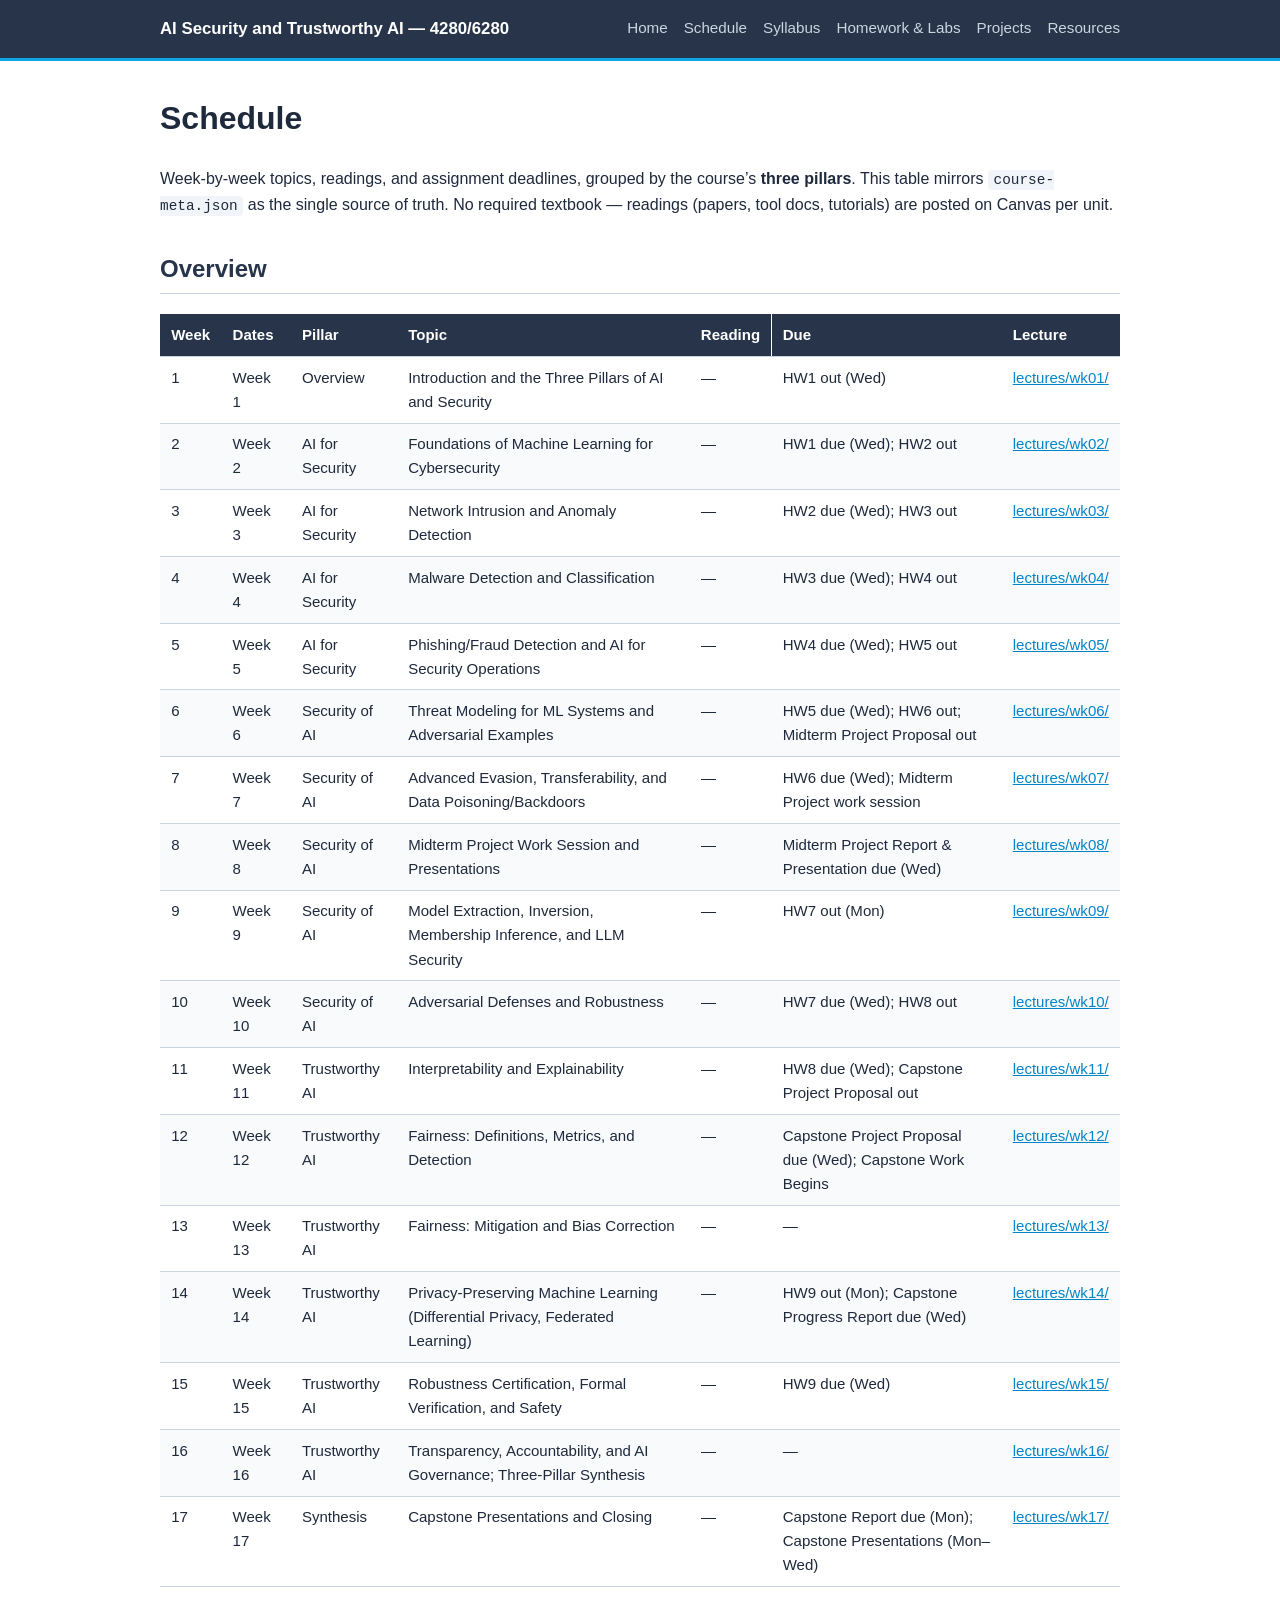
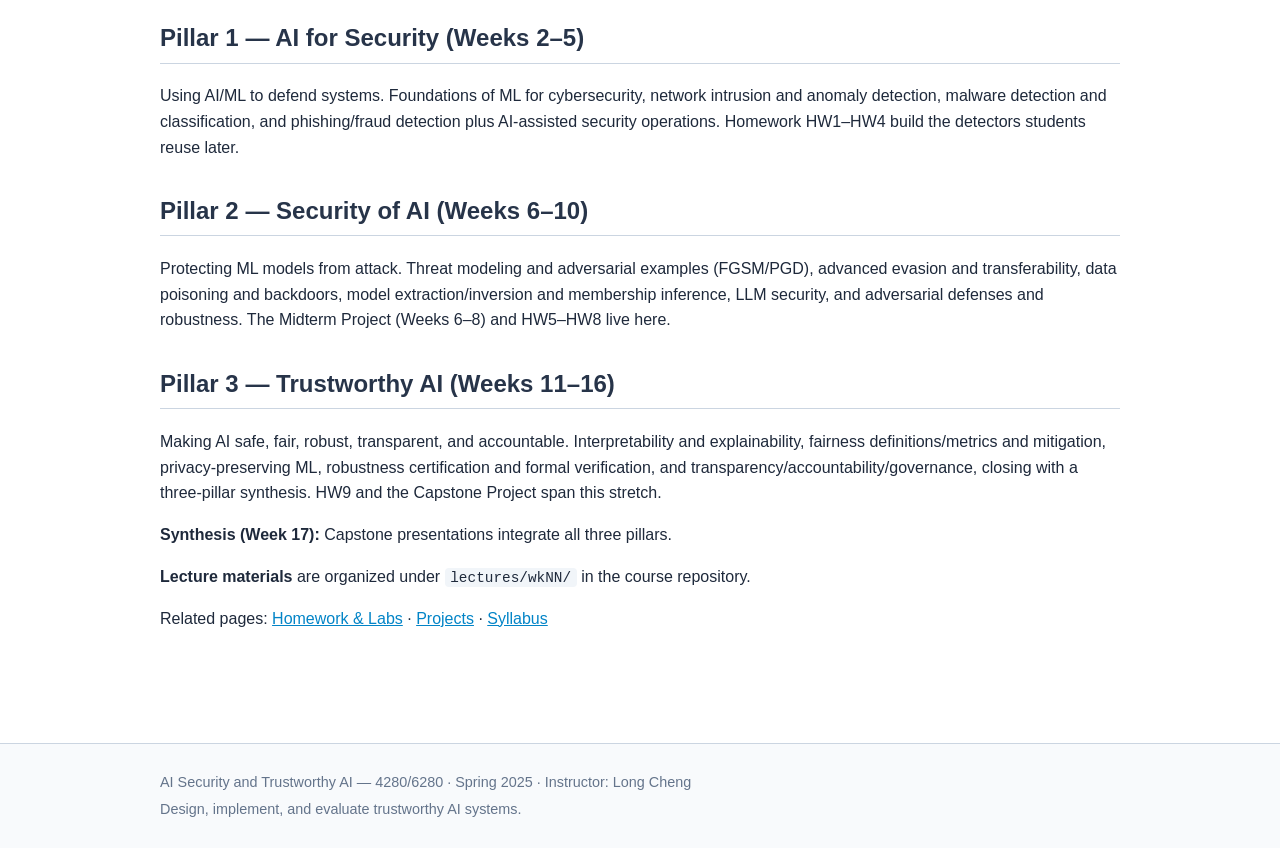
<file: courses/fall26-4280/schedule/index.html>
<!DOCTYPE html>
<html lang="en">
<head>
  <meta charset="utf-8">
  <meta name="viewport" content="width=device-width, initial-scale=1.0">
  <title>Schedule — AI Security and Trustworthy AI — 4280/6280</title>
  <link rel="stylesheet" href="/courses/fall26-4280/assets/css/style.css">
</head>
<body>
  <header class="site-header">
    <div class="wrap">
      <a class="site-title" href="/courses/fall26-4280/">AI Security and Trustworthy AI — 4280/6280</a>
      <nav class="site-nav" aria-label="Primary">
        
          <a href="/courses/fall26-4280/">Home</a>
        
          <a href="/courses/fall26-4280/schedule/">Schedule</a>
        
          <a href="/courses/fall26-4280/syllabus/">Syllabus</a>
        
          <a href="/courses/fall26-4280/homework/">Homework & Labs</a>
        
          <a href="/courses/fall26-4280/projects/">Projects</a>
        
          <a href="/courses/fall26-4280/resources/">Resources</a>
        
      </nav>
    </div>
  </header>

  <main class="wrap content">
    <h1 id="schedule">Schedule</h1>

<p>Week-by-week topics, readings, and assignment deadlines, grouped by the course’s <strong>three
pillars</strong>. This table mirrors <code class="language-plaintext highlighter-rouge">course-meta.json</code> as the single source of truth. No required
textbook — readings (papers, tool docs, tutorials) are posted on Canvas per unit.</p>

<h2 id="overview">Overview</h2>

<table>
  <thead>
    <tr>
      <th>Week</th>
      <th>Dates</th>
      <th>Pillar</th>
      <th>Topic</th>
      <th>Reading</th>
      <th>Due</th>
      <th>Lecture</th>
    </tr>
  </thead>
  <tbody>
    <tr>
      <td>1</td>
      <td>Week 1</td>
      <td>Overview</td>
      <td>Introduction and the Three Pillars of AI and Security</td>
      <td>—</td>
      <td>HW1 out (Wed)</td>
      <td><a href="https://github.com/cslongc/fall26-4280/tree/main/lectures/wk01">lectures/wk01/</a></td>
    </tr>
    <tr>
      <td>2</td>
      <td>Week 2</td>
      <td>AI for Security</td>
      <td>Foundations of Machine Learning for Cybersecurity</td>
      <td>—</td>
      <td>HW1 due (Wed); HW2 out</td>
      <td><a href="https://github.com/cslongc/fall26-4280/tree/main/lectures/wk02">lectures/wk02/</a></td>
    </tr>
    <tr>
      <td>3</td>
      <td>Week 3</td>
      <td>AI for Security</td>
      <td>Network Intrusion and Anomaly Detection</td>
      <td>—</td>
      <td>HW2 due (Wed); HW3 out</td>
      <td><a href="https://github.com/cslongc/fall26-4280/tree/main/lectures/wk03">lectures/wk03/</a></td>
    </tr>
    <tr>
      <td>4</td>
      <td>Week 4</td>
      <td>AI for Security</td>
      <td>Malware Detection and Classification</td>
      <td>—</td>
      <td>HW3 due (Wed); HW4 out</td>
      <td><a href="https://github.com/cslongc/fall26-4280/tree/main/lectures/wk04">lectures/wk04/</a></td>
    </tr>
    <tr>
      <td>5</td>
      <td>Week 5</td>
      <td>AI for Security</td>
      <td>Phishing/Fraud Detection and AI for Security Operations</td>
      <td>—</td>
      <td>HW4 due (Wed); HW5 out</td>
      <td><a href="https://github.com/cslongc/fall26-4280/tree/main/lectures/wk05">lectures/wk05/</a></td>
    </tr>
    <tr>
      <td>6</td>
      <td>Week 6</td>
      <td>Security of AI</td>
      <td>Threat Modeling for ML Systems and Adversarial Examples</td>
      <td>—</td>
      <td>HW5 due (Wed); HW6 out; Midterm Project Proposal out</td>
      <td><a href="https://github.com/cslongc/fall26-4280/tree/main/lectures/wk06">lectures/wk06/</a></td>
    </tr>
    <tr>
      <td>7</td>
      <td>Week 7</td>
      <td>Security of AI</td>
      <td>Advanced Evasion, Transferability, and Data Poisoning/Backdoors</td>
      <td>—</td>
      <td>HW6 due (Wed); Midterm Project work session</td>
      <td><a href="https://github.com/cslongc/fall26-4280/tree/main/lectures/wk07">lectures/wk07/</a></td>
    </tr>
    <tr>
      <td>8</td>
      <td>Week 8</td>
      <td>Security of AI</td>
      <td>Midterm Project Work Session and Presentations</td>
      <td>—</td>
      <td>Midterm Project Report &amp; Presentation due (Wed)</td>
      <td><a href="https://github.com/cslongc/fall26-4280/tree/main/lectures/wk08">lectures/wk08/</a></td>
    </tr>
    <tr>
      <td>9</td>
      <td>Week 9</td>
      <td>Security of AI</td>
      <td>Model Extraction, Inversion, Membership Inference, and LLM Security</td>
      <td>—</td>
      <td>HW7 out (Mon)</td>
      <td><a href="https://github.com/cslongc/fall26-4280/tree/main/lectures/wk09">lectures/wk09/</a></td>
    </tr>
    <tr>
      <td>10</td>
      <td>Week 10</td>
      <td>Security of AI</td>
      <td>Adversarial Defenses and Robustness</td>
      <td>—</td>
      <td>HW7 due (Wed); HW8 out</td>
      <td><a href="https://github.com/cslongc/fall26-4280/tree/main/lectures/wk10">lectures/wk10/</a></td>
    </tr>
    <tr>
      <td>11</td>
      <td>Week 11</td>
      <td>Trustworthy AI</td>
      <td>Interpretability and Explainability</td>
      <td>—</td>
      <td>HW8 due (Wed); Capstone Project Proposal out</td>
      <td><a href="https://github.com/cslongc/fall26-4280/tree/main/lectures/wk11">lectures/wk11/</a></td>
    </tr>
    <tr>
      <td>12</td>
      <td>Week 12</td>
      <td>Trustworthy AI</td>
      <td>Fairness: Definitions, Metrics, and Detection</td>
      <td>—</td>
      <td>Capstone Project Proposal due (Wed); Capstone Work Begins</td>
      <td><a href="https://github.com/cslongc/fall26-4280/tree/main/lectures/wk12">lectures/wk12/</a></td>
    </tr>
    <tr>
      <td>13</td>
      <td>Week 13</td>
      <td>Trustworthy AI</td>
      <td>Fairness: Mitigation and Bias Correction</td>
      <td>—</td>
      <td>—</td>
      <td><a href="https://github.com/cslongc/fall26-4280/tree/main/lectures/wk13">lectures/wk13/</a></td>
    </tr>
    <tr>
      <td>14</td>
      <td>Week 14</td>
      <td>Trustworthy AI</td>
      <td>Privacy-Preserving Machine Learning (Differential Privacy, Federated Learning)</td>
      <td>—</td>
      <td>HW9 out (Mon); Capstone Progress Report due (Wed)</td>
      <td><a href="https://github.com/cslongc/fall26-4280/tree/main/lectures/wk14">lectures/wk14/</a></td>
    </tr>
    <tr>
      <td>15</td>
      <td>Week 15</td>
      <td>Trustworthy AI</td>
      <td>Robustness Certification, Formal Verification, and Safety</td>
      <td>—</td>
      <td>HW9 due (Wed)</td>
      <td><a href="https://github.com/cslongc/fall26-4280/tree/main/lectures/wk15">lectures/wk15/</a></td>
    </tr>
    <tr>
      <td>16</td>
      <td>Week 16</td>
      <td>Trustworthy AI</td>
      <td>Transparency, Accountability, and AI Governance; Three-Pillar Synthesis</td>
      <td>—</td>
      <td>—</td>
      <td><a href="https://github.com/cslongc/fall26-4280/tree/main/lectures/wk16">lectures/wk16/</a></td>
    </tr>
    <tr>
      <td>17</td>
      <td>Week 17</td>
      <td>Synthesis</td>
      <td>Capstone Presentations and Closing</td>
      <td>—</td>
      <td>Capstone Report due (Mon); Capstone Presentations (Mon–Wed)</td>
      <td><a href="https://github.com/cslongc/fall26-4280/tree/main/lectures/wk17">lectures/wk17/</a></td>
    </tr>
  </tbody>
</table>

<h2 id="pillar-1--ai-for-security-weeks-25">Pillar 1 — AI for Security (Weeks 2–5)</h2>

<p>Using AI/ML to defend systems. Foundations of ML for cybersecurity, network intrusion and
anomaly detection, malware detection and classification, and phishing/fraud detection plus
AI-assisted security operations. Homework HW1–HW4 build the detectors students reuse later.</p>

<h2 id="pillar-2--security-of-ai-weeks-610">Pillar 2 — Security of AI (Weeks 6–10)</h2>

<p>Protecting ML models from attack. Threat modeling and adversarial examples (FGSM/PGD),
advanced evasion and transferability, data poisoning and backdoors, model
extraction/inversion and membership inference, LLM security, and adversarial defenses and
robustness. The Midterm Project (Weeks 6–8) and HW5–HW8 live here.</p>

<h2 id="pillar-3--trustworthy-ai-weeks-1116">Pillar 3 — Trustworthy AI (Weeks 11–16)</h2>

<p>Making AI safe, fair, robust, transparent, and accountable. Interpretability and
explainability, fairness definitions/metrics and mitigation, privacy-preserving ML,
robustness certification and formal verification, and transparency/accountability/governance,
closing with a three-pillar synthesis. HW9 and the Capstone Project span this stretch.</p>

<p><strong>Synthesis (Week 17):</strong> Capstone presentations integrate all three pillars.</p>

<p><strong>Lecture materials</strong> are organized under <code class="language-plaintext highlighter-rouge">lectures/wkNN/</code> in the course repository.</p>

<p>Related pages: <a href="/courses/fall26-4280/homework/">Homework &amp; Labs</a> ·
<a href="/courses/fall26-4280/projects/">Projects</a> ·
<a href="/courses/fall26-4280/syllabus/">Syllabus</a></p>

  </main>

  <footer class="site-footer">
    <div class="wrap">
      <p>AI Security and Trustworthy AI — 4280/6280 &middot; Spring 2025 &middot; Instructor: Long Cheng</p>
      <p>Design, implement, and evaluate trustworthy AI systems.</p>
    </div>
  </footer>
</body>
</html>
</file>
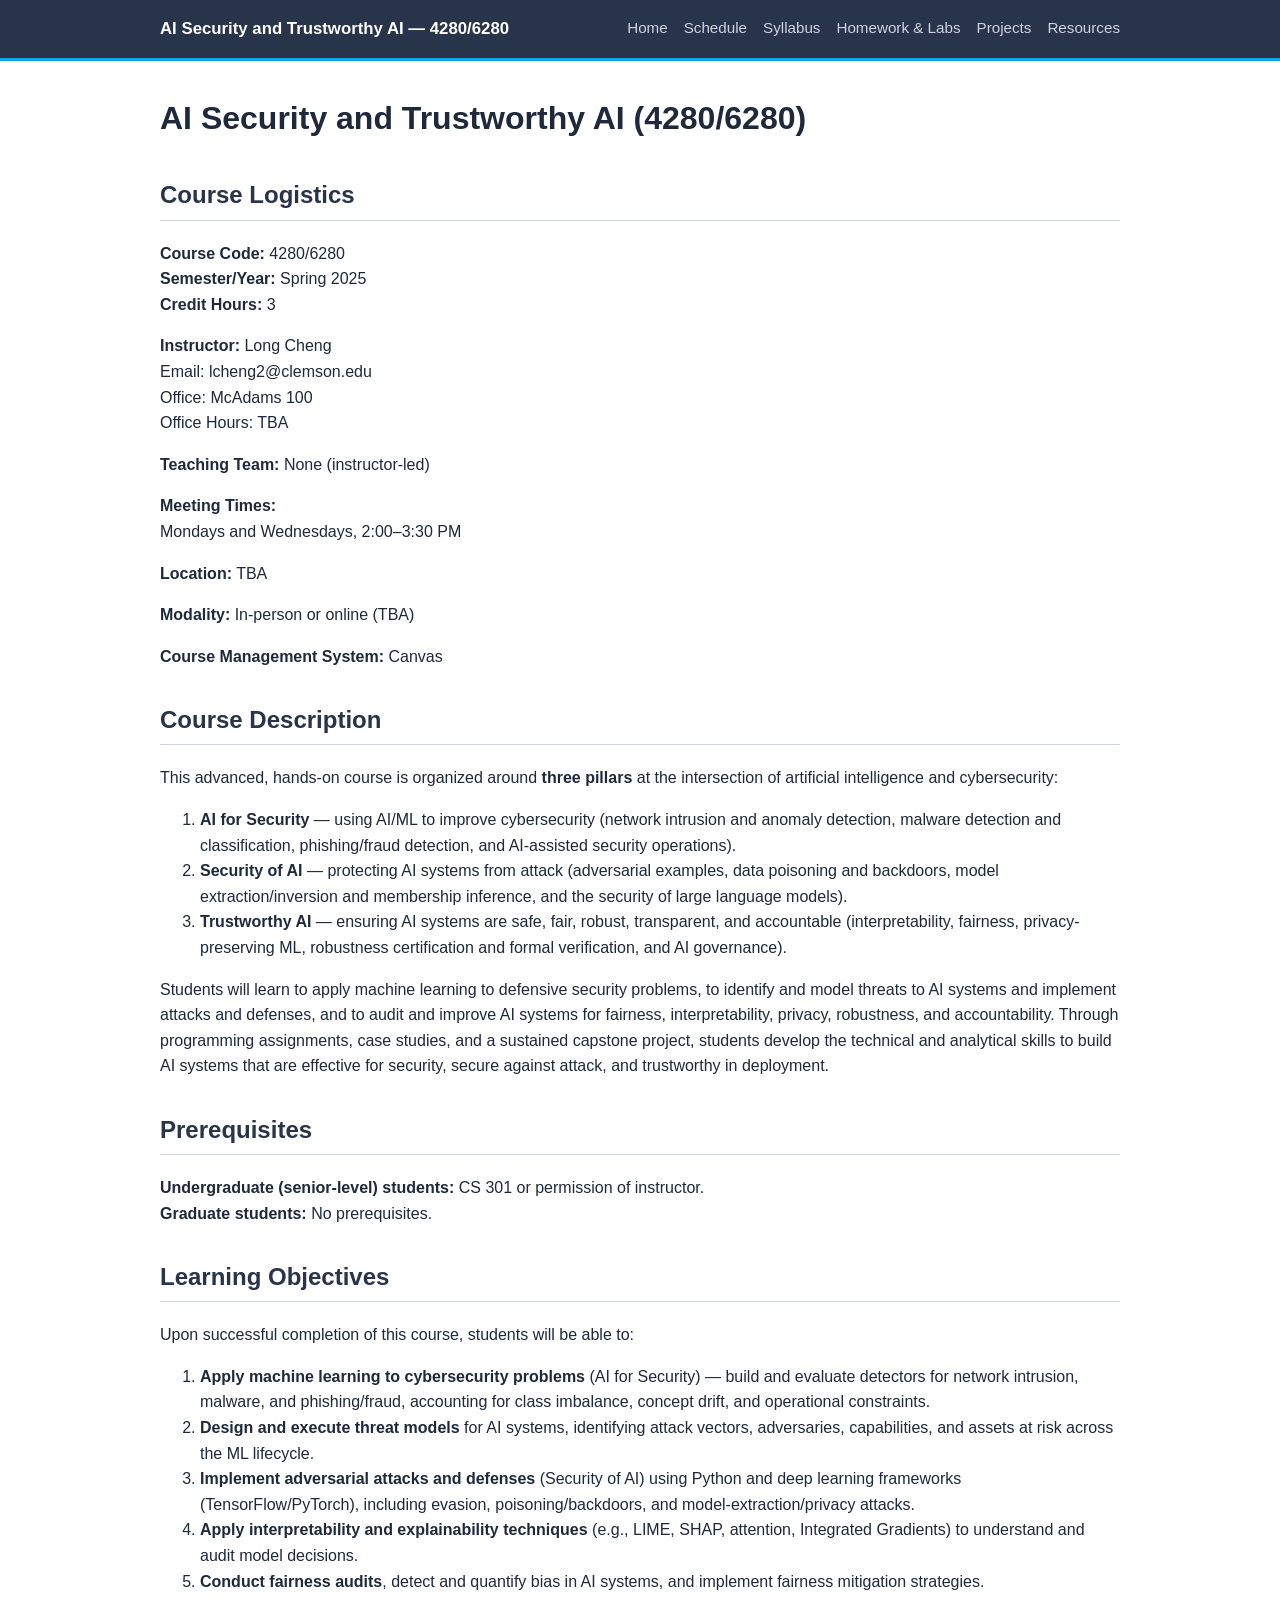
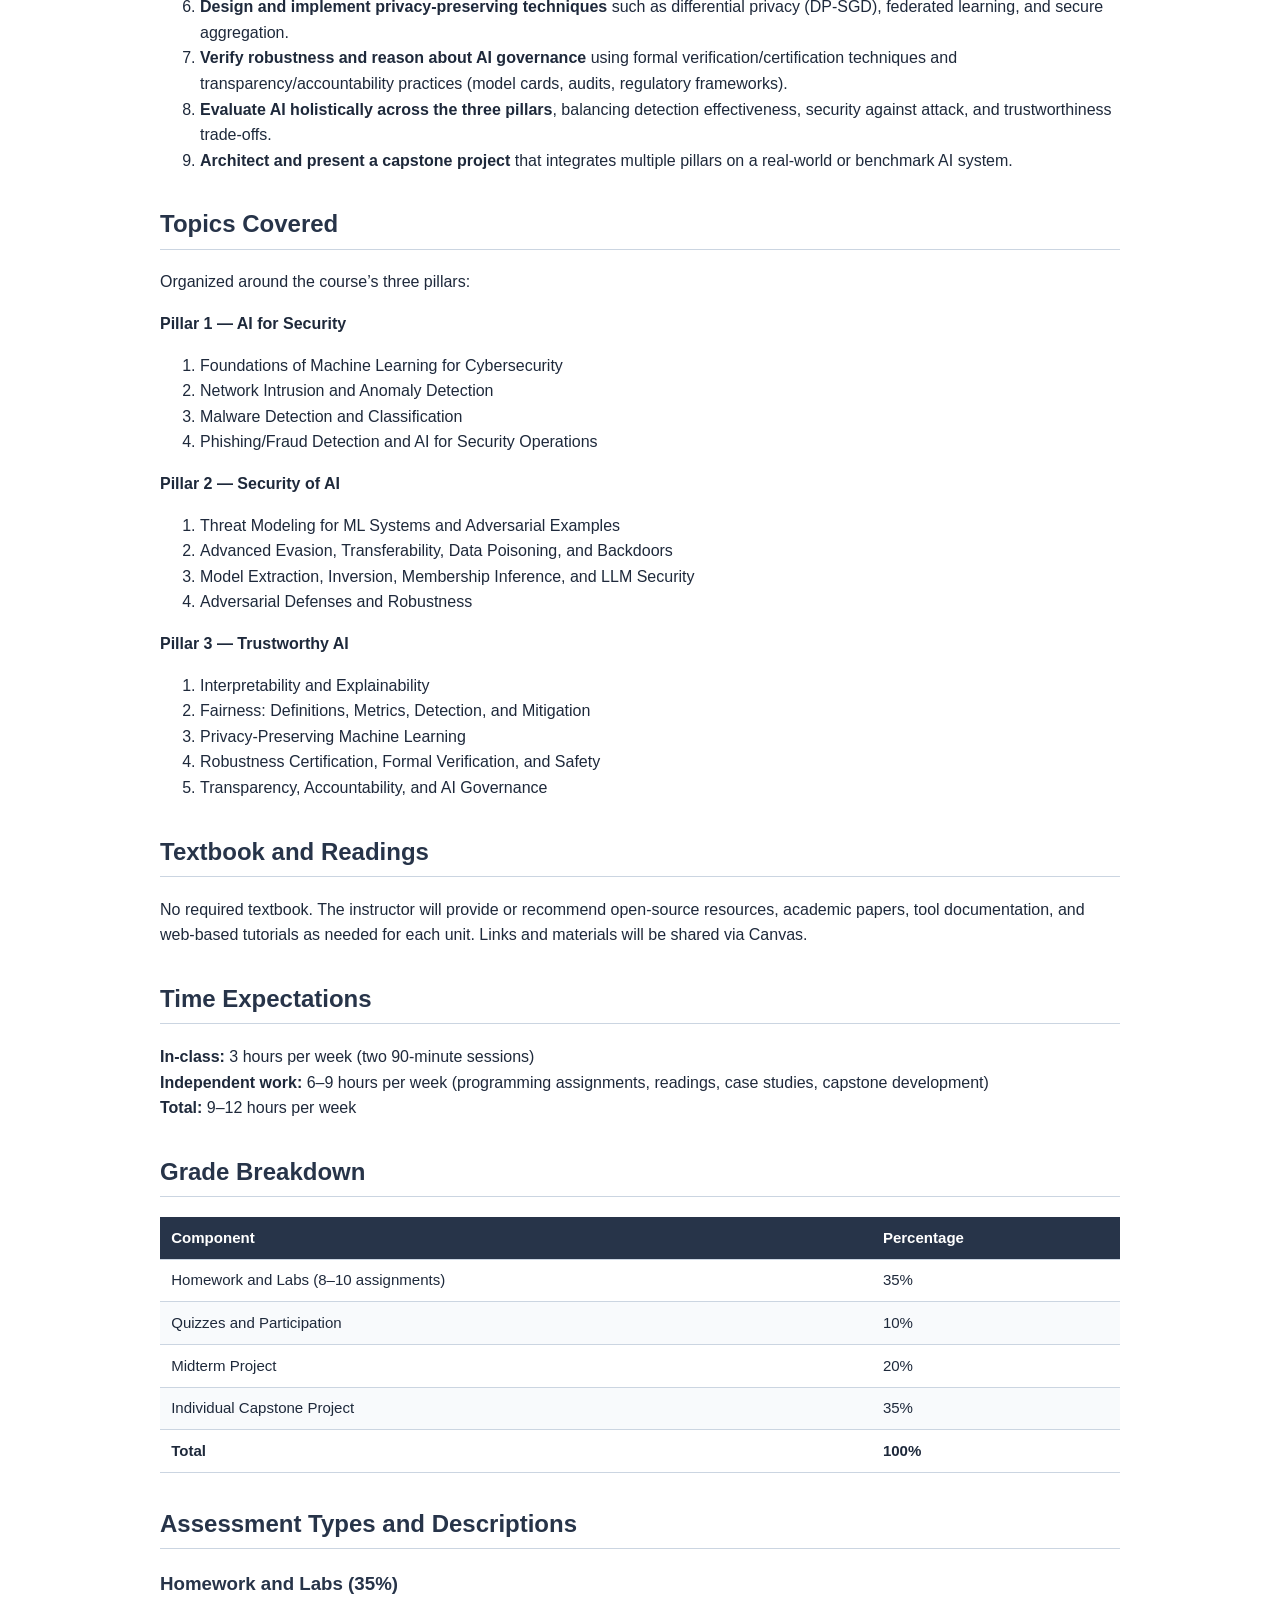
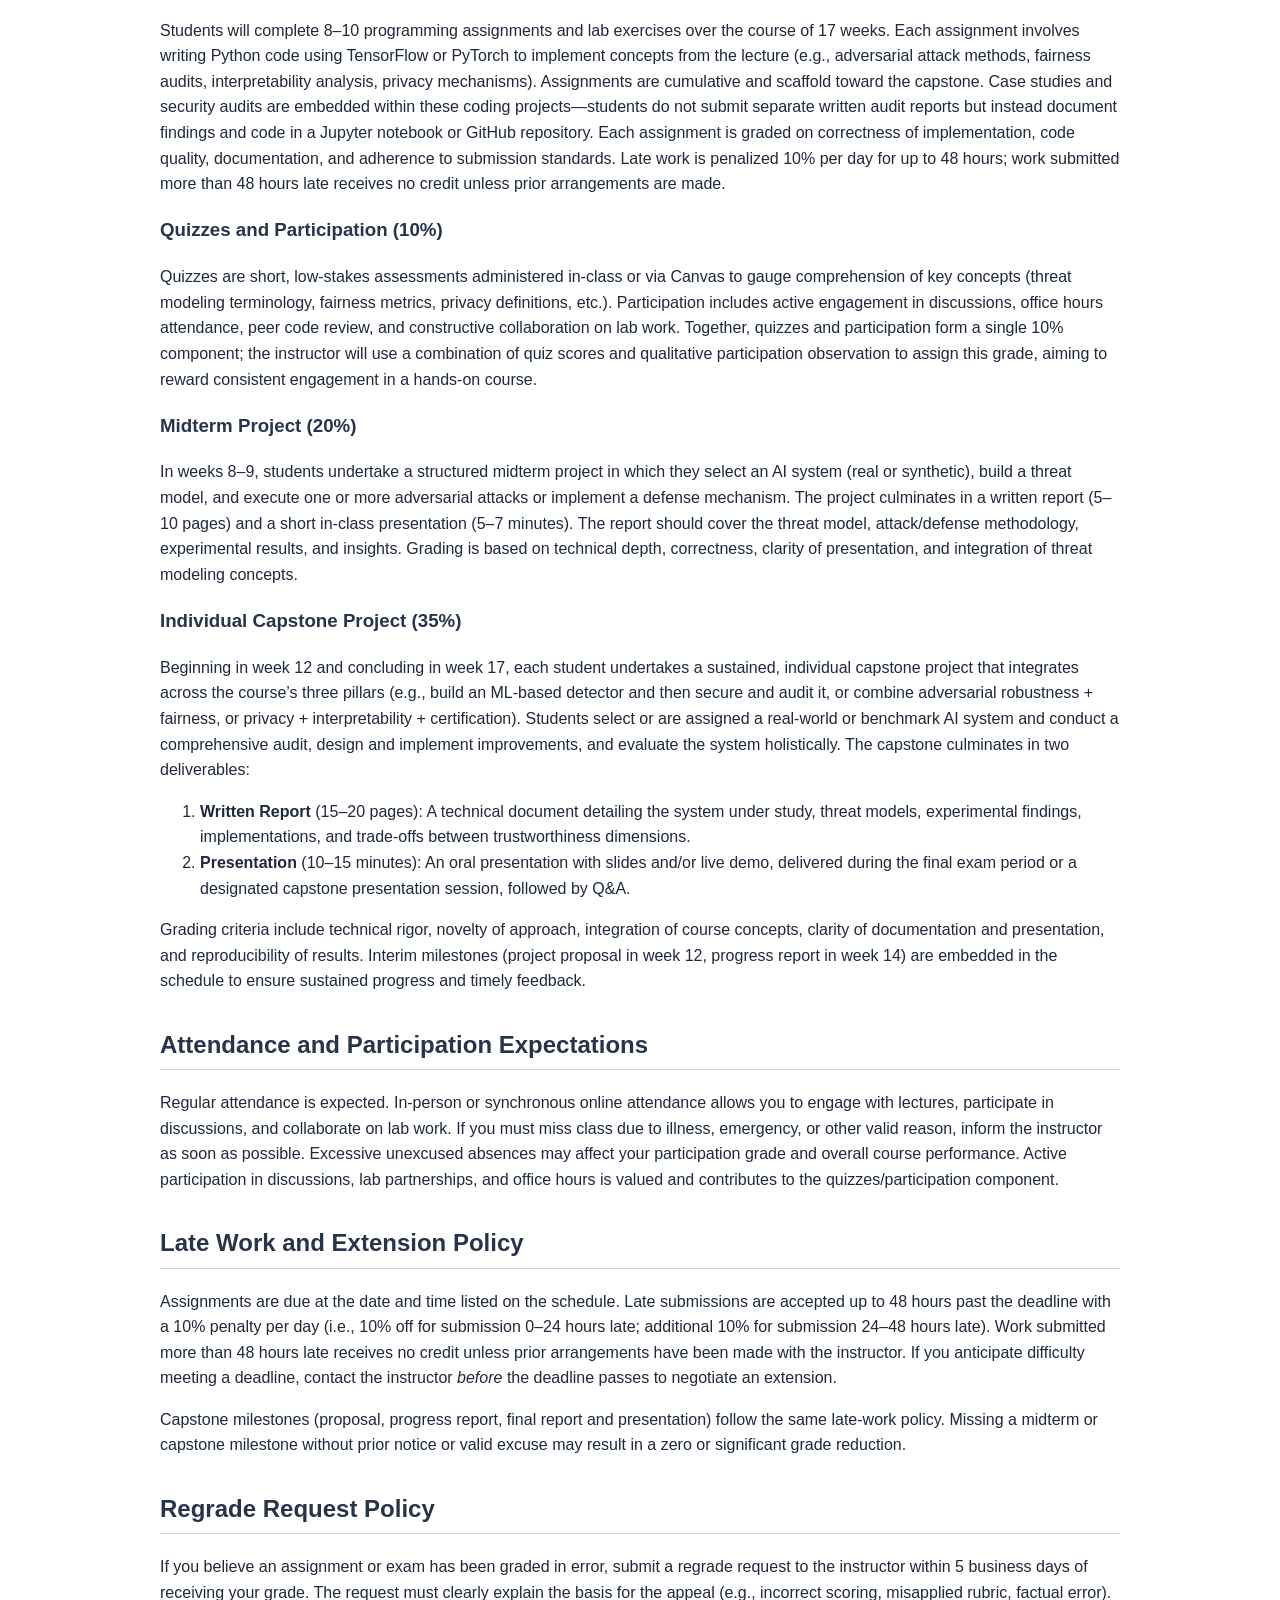
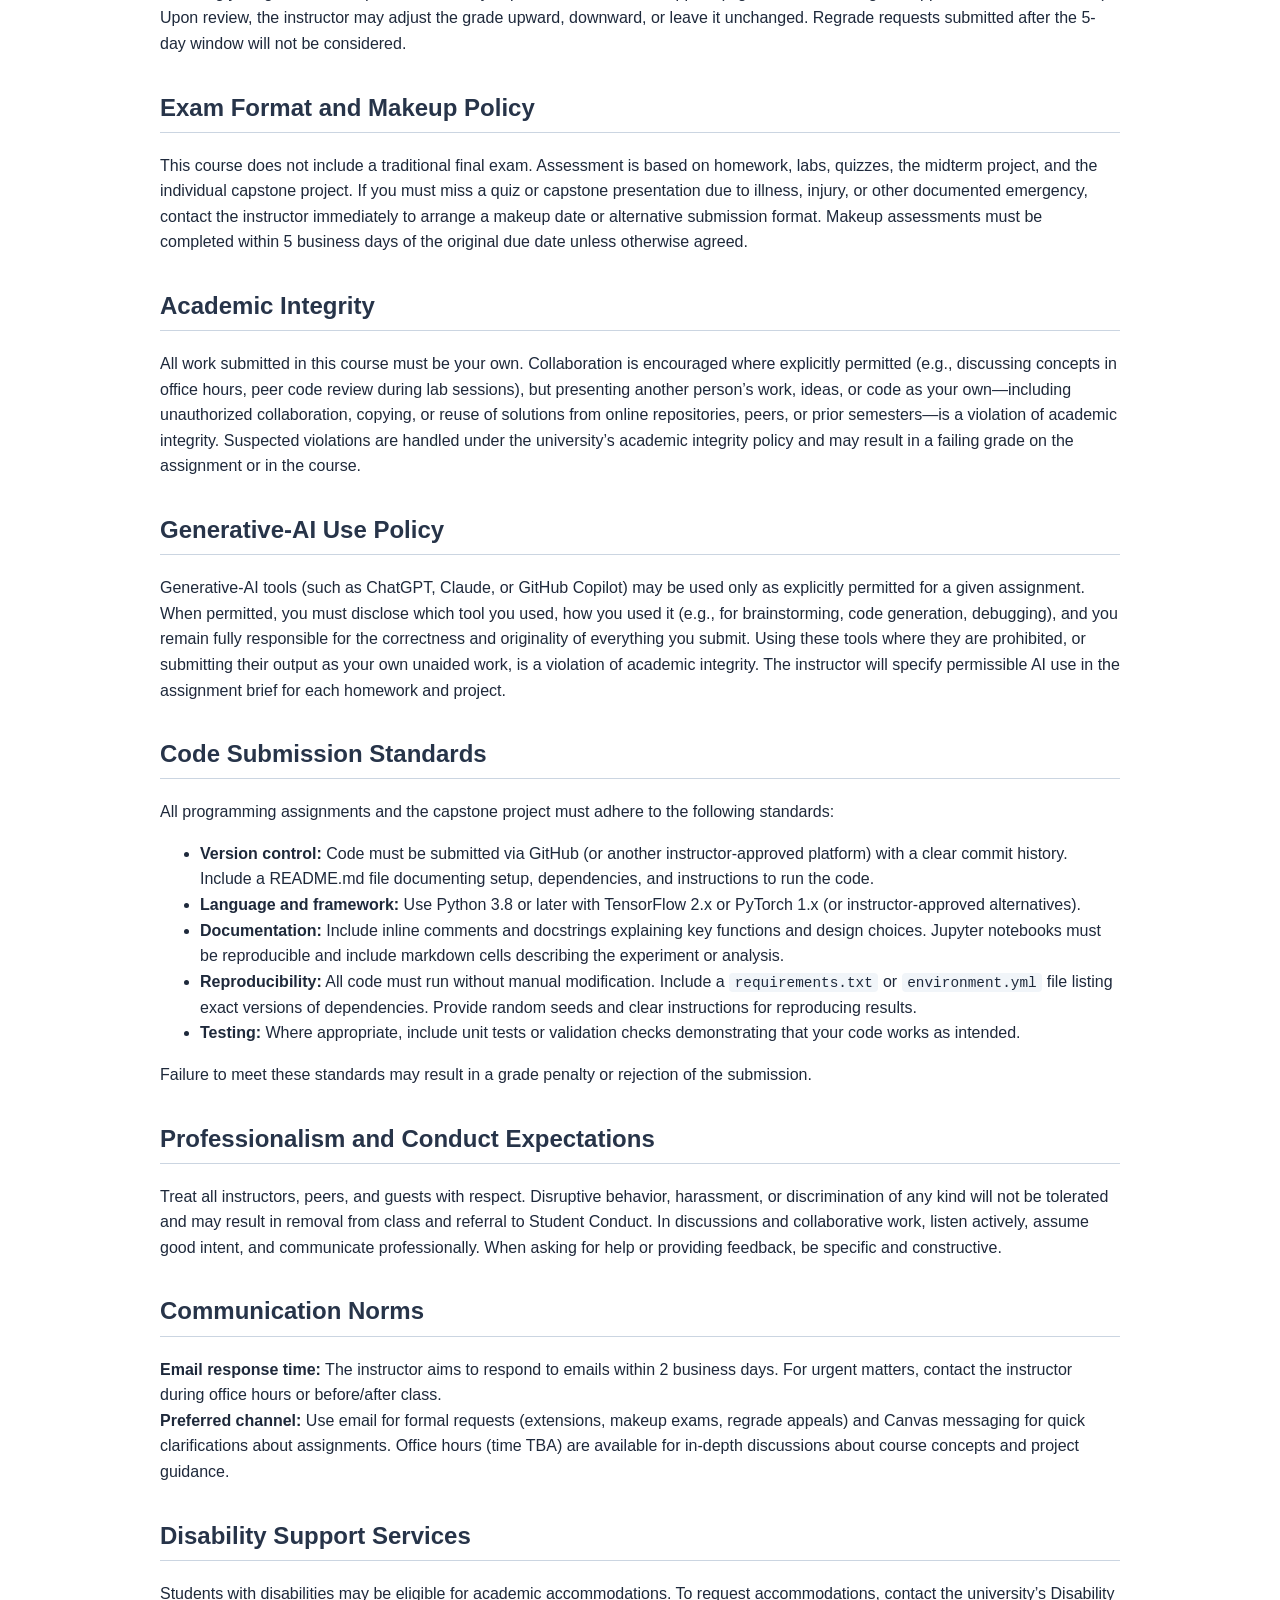
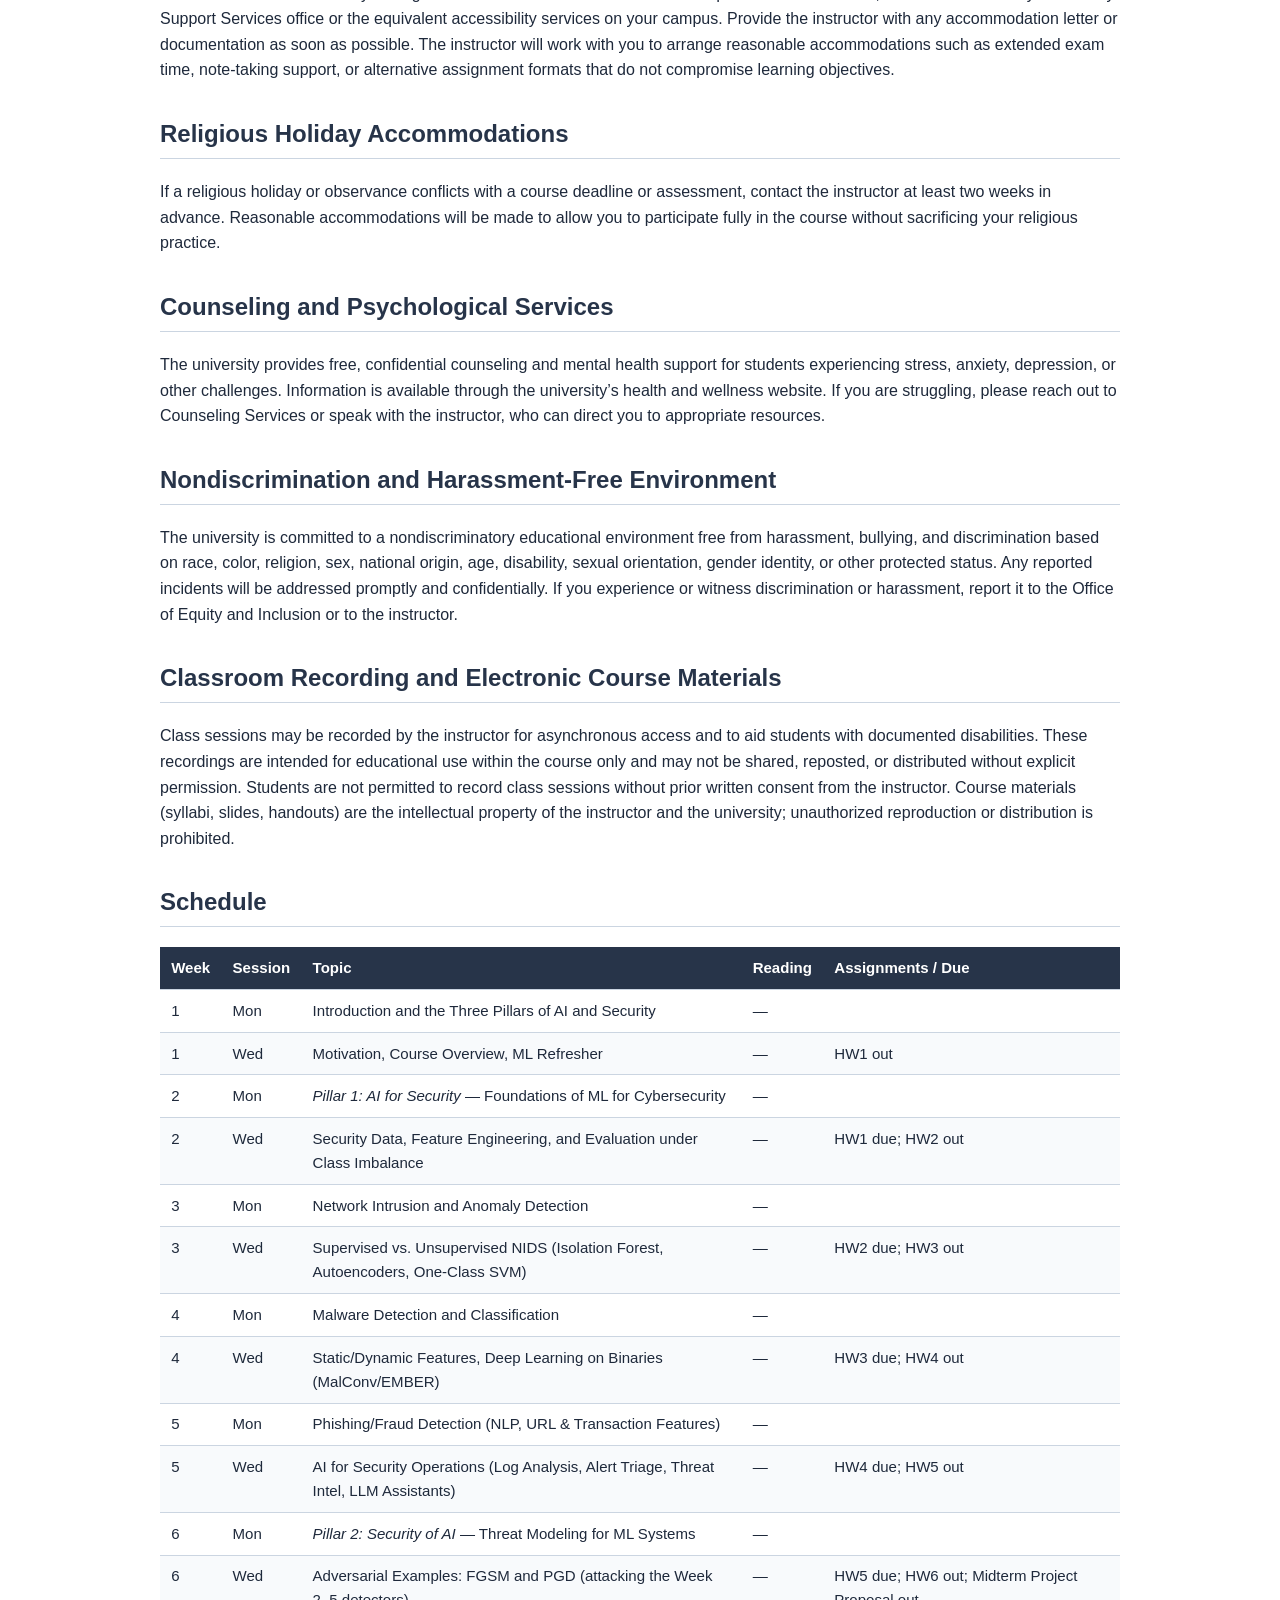
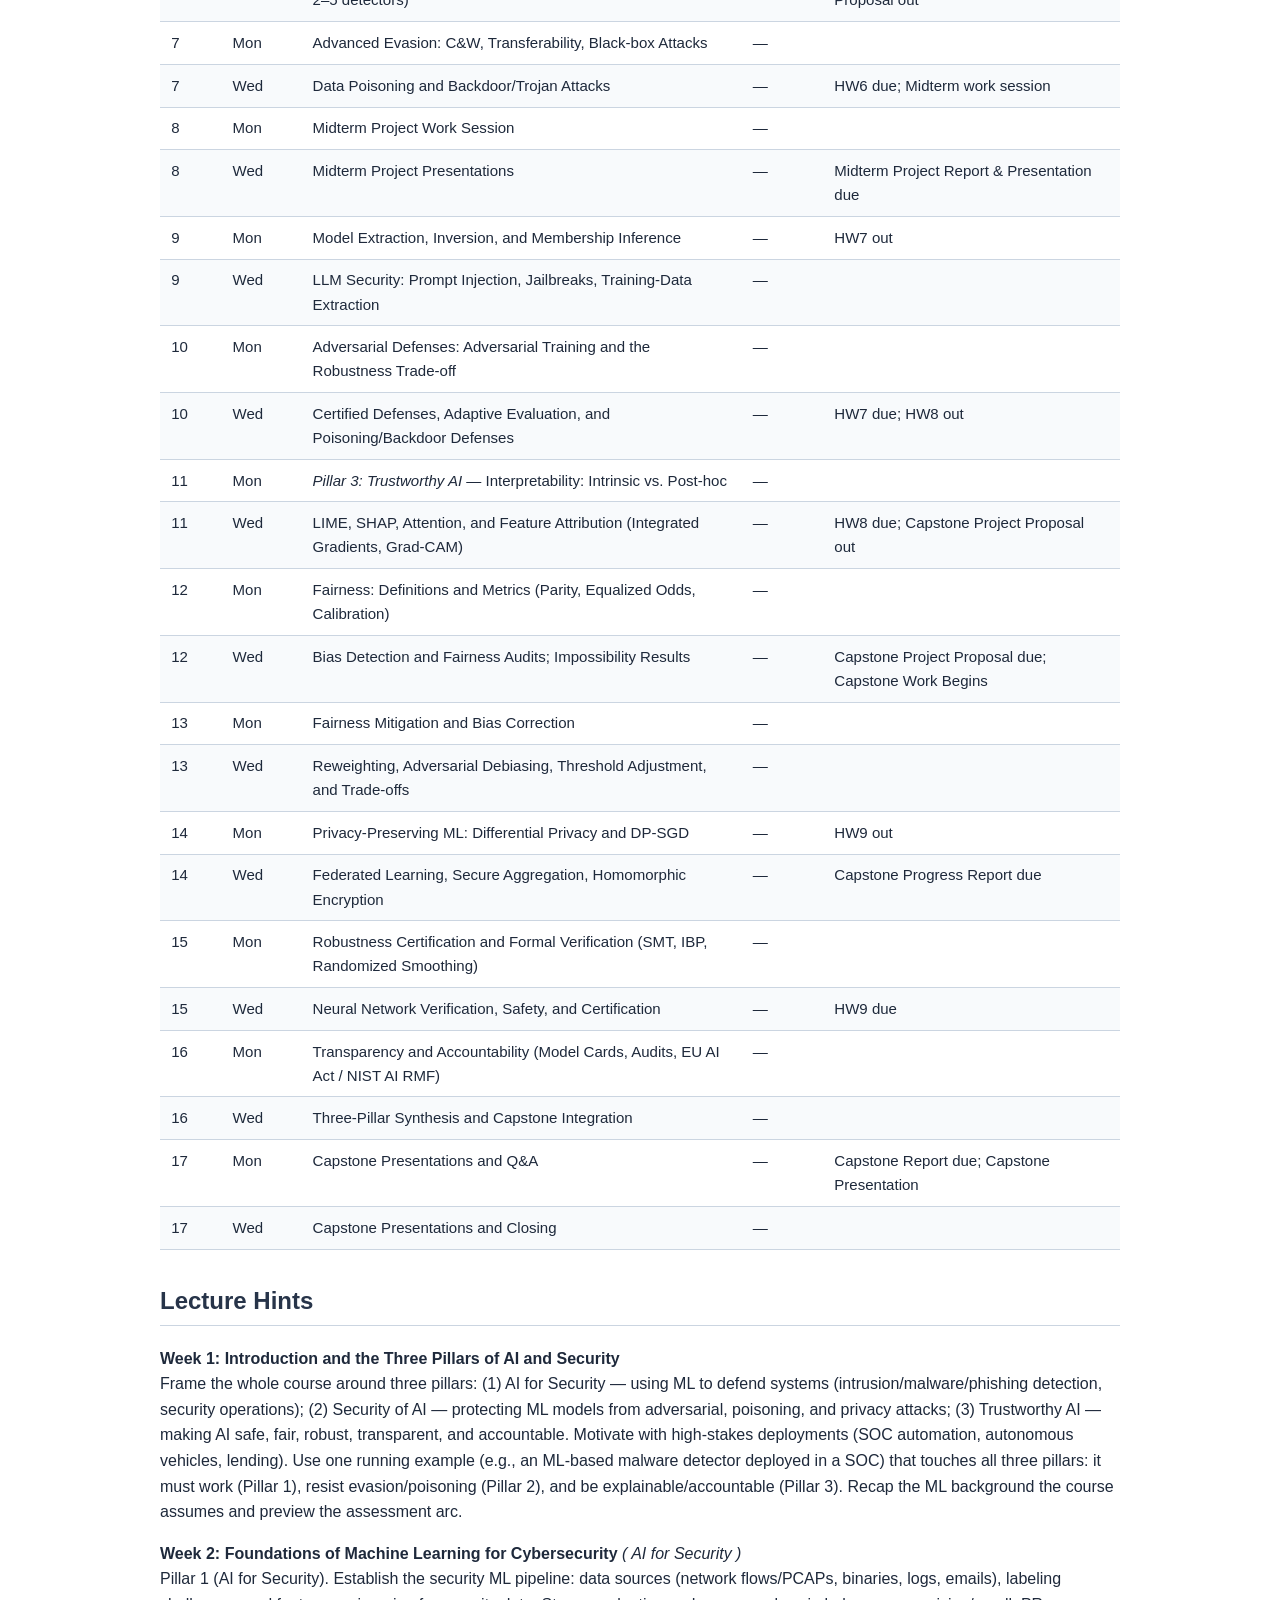
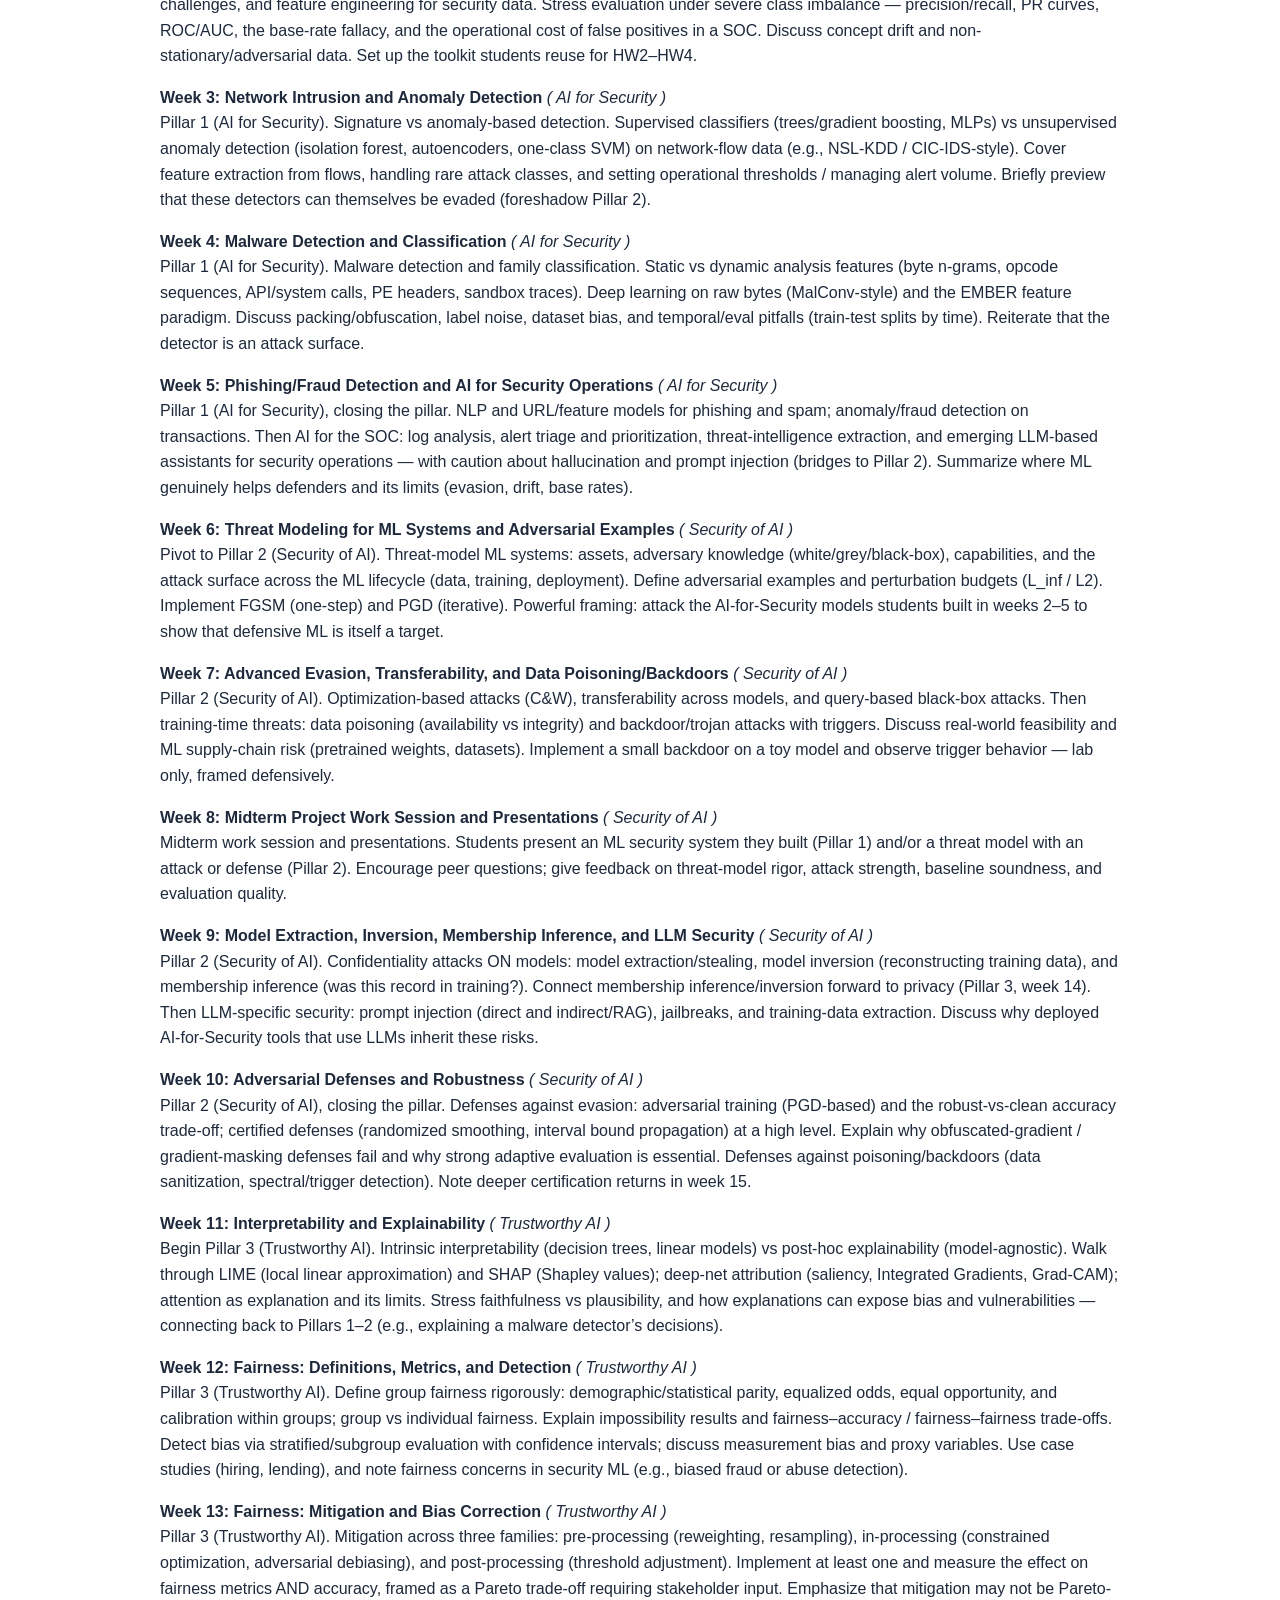
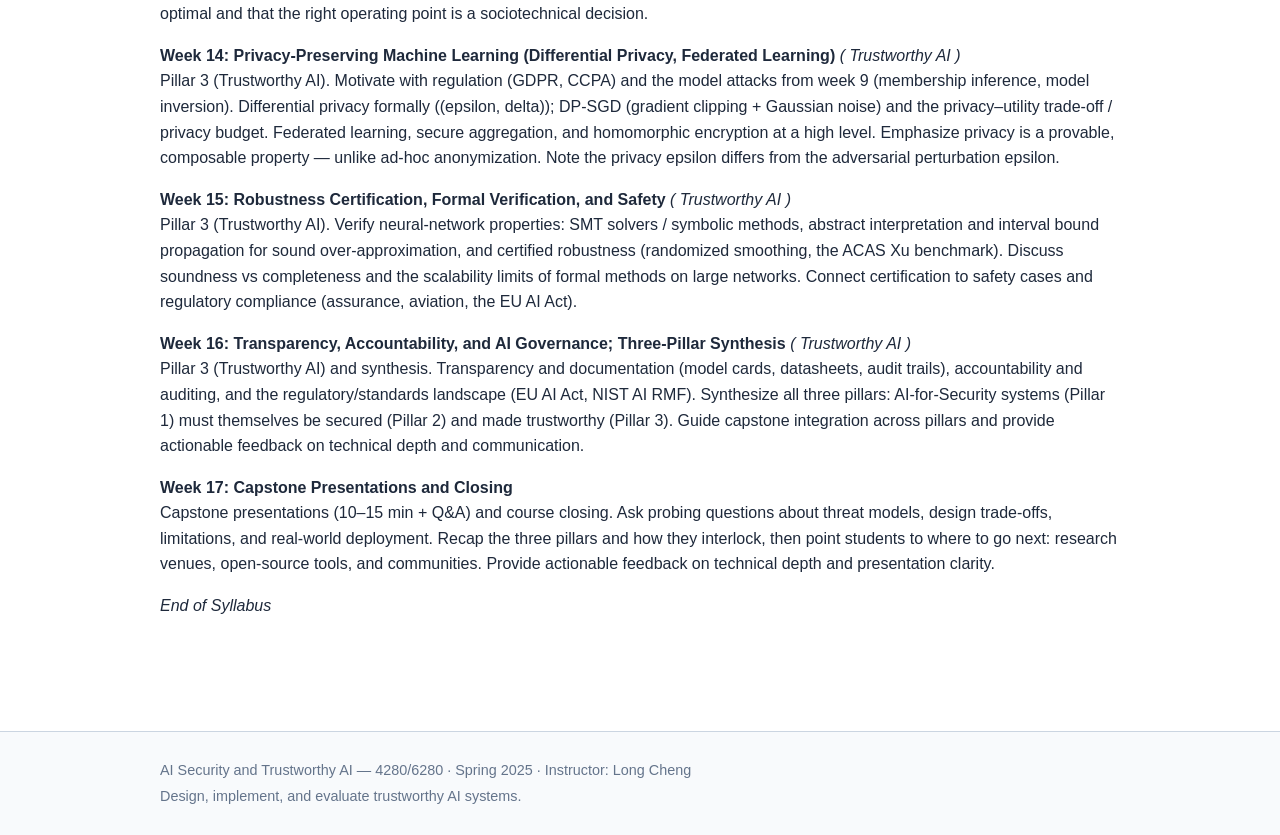
<file: courses/fall26-4280/syllabus/index.html>
<!DOCTYPE html>
<html lang="en">
<head>
  <meta charset="utf-8">
  <meta name="viewport" content="width=device-width, initial-scale=1.0">
  <title>Syllabus — AI Security and Trustworthy AI — 4280/6280</title>
  <link rel="stylesheet" href="/courses/fall26-4280/assets/css/style.css">
</head>
<body>
  <header class="site-header">
    <div class="wrap">
      <a class="site-title" href="/courses/fall26-4280/">AI Security and Trustworthy AI — 4280/6280</a>
      <nav class="site-nav" aria-label="Primary">
        
          <a href="/courses/fall26-4280/">Home</a>
        
          <a href="/courses/fall26-4280/schedule/">Schedule</a>
        
          <a href="/courses/fall26-4280/syllabus/">Syllabus</a>
        
          <a href="/courses/fall26-4280/homework/">Homework & Labs</a>
        
          <a href="/courses/fall26-4280/projects/">Projects</a>
        
          <a href="/courses/fall26-4280/resources/">Resources</a>
        
      </nav>
    </div>
  </header>

  <main class="wrap content">
    <h1 id="ai-security-and-trustworthy-ai-42806280">AI Security and Trustworthy AI (4280/6280)</h1>

<h2 id="course-logistics">Course Logistics</h2>

<p><strong>Course Code:</strong> 4280/6280<br />
<strong>Semester/Year:</strong> Spring 2025<br />
<strong>Credit Hours:</strong> 3</p>

<p><strong>Instructor:</strong> Long Cheng<br />
Email: lcheng2@clemson.edu<br />
Office: McAdams 100<br />
Office Hours: TBA</p>

<p><strong>Teaching Team:</strong> None (instructor-led)</p>

<p><strong>Meeting Times:</strong><br />
Mondays and Wednesdays, 2:00–3:30 PM</p>

<p><strong>Location:</strong> TBA</p>

<p><strong>Modality:</strong> In-person or online (TBA)</p>

<p><strong>Course Management System:</strong> Canvas</p>

<h2 id="course-description">Course Description</h2>

<p>This advanced, hands-on course is organized around <strong>three pillars</strong> at the intersection of artificial intelligence and cybersecurity:</p>

<ol>
  <li><strong>AI for Security</strong> — using AI/ML to improve cybersecurity (network intrusion and anomaly detection, malware detection and classification, phishing/fraud detection, and AI-assisted security operations).</li>
  <li><strong>Security of AI</strong> — protecting AI systems from attack (adversarial examples, data poisoning and backdoors, model extraction/inversion and membership inference, and the security of large language models).</li>
  <li><strong>Trustworthy AI</strong> — ensuring AI systems are safe, fair, robust, transparent, and accountable (interpretability, fairness, privacy-preserving ML, robustness certification and formal verification, and AI governance).</li>
</ol>

<p>Students will learn to apply machine learning to defensive security problems, to identify and model threats to AI systems and implement attacks and defenses, and to audit and improve AI systems for fairness, interpretability, privacy, robustness, and accountability. Through programming assignments, case studies, and a sustained capstone project, students develop the technical and analytical skills to build AI systems that are effective for security, secure against attack, and trustworthy in deployment.</p>

<h2 id="prerequisites">Prerequisites</h2>

<p><strong>Undergraduate (senior-level) students:</strong> CS 301 or permission of instructor.<br />
<strong>Graduate students:</strong> No prerequisites.</p>

<h2 id="learning-objectives">Learning Objectives</h2>

<p>Upon successful completion of this course, students will be able to:</p>

<ol>
  <li><strong>Apply machine learning to cybersecurity problems</strong> (AI for Security) — build and evaluate detectors for network intrusion, malware, and phishing/fraud, accounting for class imbalance, concept drift, and operational constraints.</li>
  <li><strong>Design and execute threat models</strong> for AI systems, identifying attack vectors, adversaries, capabilities, and assets at risk across the ML lifecycle.</li>
  <li><strong>Implement adversarial attacks and defenses</strong> (Security of AI) using Python and deep learning frameworks (TensorFlow/PyTorch), including evasion, poisoning/backdoors, and model-extraction/privacy attacks.</li>
  <li><strong>Apply interpretability and explainability techniques</strong> (e.g., LIME, SHAP, attention, Integrated Gradients) to understand and audit model decisions.</li>
  <li><strong>Conduct fairness audits</strong>, detect and quantify bias in AI systems, and implement fairness mitigation strategies.</li>
  <li><strong>Design and implement privacy-preserving techniques</strong> such as differential privacy (DP-SGD), federated learning, and secure aggregation.</li>
  <li><strong>Verify robustness and reason about AI governance</strong> using formal verification/certification techniques and transparency/accountability practices (model cards, audits, regulatory frameworks).</li>
  <li><strong>Evaluate AI holistically across the three pillars</strong>, balancing detection effectiveness, security against attack, and trustworthiness trade-offs.</li>
  <li><strong>Architect and present a capstone project</strong> that integrates multiple pillars on a real-world or benchmark AI system.</li>
</ol>

<h2 id="topics-covered">Topics Covered</h2>

<p>Organized around the course’s three pillars:</p>

<p><strong>Pillar 1 — AI for Security</strong></p>
<ol>
  <li>Foundations of Machine Learning for Cybersecurity</li>
  <li>Network Intrusion and Anomaly Detection</li>
  <li>Malware Detection and Classification</li>
  <li>Phishing/Fraud Detection and AI for Security Operations</li>
</ol>

<p><strong>Pillar 2 — Security of AI</strong></p>
<ol>
  <li>Threat Modeling for ML Systems and Adversarial Examples</li>
  <li>Advanced Evasion, Transferability, Data Poisoning, and Backdoors</li>
  <li>Model Extraction, Inversion, Membership Inference, and LLM Security</li>
  <li>Adversarial Defenses and Robustness</li>
</ol>

<p><strong>Pillar 3 — Trustworthy AI</strong></p>
<ol>
  <li>Interpretability and Explainability</li>
  <li>Fairness: Definitions, Metrics, Detection, and Mitigation</li>
  <li>Privacy-Preserving Machine Learning</li>
  <li>Robustness Certification, Formal Verification, and Safety</li>
  <li>Transparency, Accountability, and AI Governance</li>
</ol>

<h2 id="textbook-and-readings">Textbook and Readings</h2>

<p>No required textbook. The instructor will provide or recommend open-source resources, academic papers, tool documentation, and web-based tutorials as needed for each unit. Links and materials will be shared via Canvas.</p>

<h2 id="time-expectations">Time Expectations</h2>

<p><strong>In-class:</strong> 3 hours per week (two 90-minute sessions)<br />
<strong>Independent work:</strong> 6–9 hours per week (programming assignments, readings, case studies, capstone development)<br />
<strong>Total:</strong> 9–12 hours per week</p>

<h2 id="grade-breakdown">Grade Breakdown</h2>

<table>
  <thead>
    <tr>
      <th>Component</th>
      <th>Percentage</th>
    </tr>
  </thead>
  <tbody>
    <tr>
      <td>Homework and Labs (8–10 assignments)</td>
      <td>35%</td>
    </tr>
    <tr>
      <td>Quizzes and Participation</td>
      <td>10%</td>
    </tr>
    <tr>
      <td>Midterm Project</td>
      <td>20%</td>
    </tr>
    <tr>
      <td>Individual Capstone Project</td>
      <td>35%</td>
    </tr>
    <tr>
      <td><strong>Total</strong></td>
      <td><strong>100%</strong></td>
    </tr>
  </tbody>
</table>

<h2 id="assessment-types-and-descriptions">Assessment Types and Descriptions</h2>

<h3 id="homework-and-labs-35">Homework and Labs (35%)</h3>

<p>Students will complete 8–10 programming assignments and lab exercises over the course of 17 weeks. Each assignment involves writing Python code using TensorFlow or PyTorch to implement concepts from the lecture (e.g., adversarial attack methods, fairness audits, interpretability analysis, privacy mechanisms). Assignments are cumulative and scaffold toward the capstone. Case studies and security audits are embedded within these coding projects—students do not submit separate written audit reports but instead document findings and code in a Jupyter notebook or GitHub repository. Each assignment is graded on correctness of implementation, code quality, documentation, and adherence to submission standards. Late work is penalized 10% per day for up to 48 hours; work submitted more than 48 hours late receives no credit unless prior arrangements are made.</p>

<h3 id="quizzes-and-participation-10">Quizzes and Participation (10%)</h3>

<p>Quizzes are short, low-stakes assessments administered in-class or via Canvas to gauge comprehension of key concepts (threat modeling terminology, fairness metrics, privacy definitions, etc.). Participation includes active engagement in discussions, office hours attendance, peer code review, and constructive collaboration on lab work. Together, quizzes and participation form a single 10% component; the instructor will use a combination of quiz scores and qualitative participation observation to assign this grade, aiming to reward consistent engagement in a hands-on course.</p>

<h3 id="midterm-project-20">Midterm Project (20%)</h3>

<p>In weeks 8–9, students undertake a structured midterm project in which they select an AI system (real or synthetic), build a threat model, and execute one or more adversarial attacks or implement a defense mechanism. The project culminates in a written report (5–10 pages) and a short in-class presentation (5–7 minutes). The report should cover the threat model, attack/defense methodology, experimental results, and insights. Grading is based on technical depth, correctness, clarity of presentation, and integration of threat modeling concepts.</p>

<h3 id="individual-capstone-project-35">Individual Capstone Project (35%)</h3>

<p>Beginning in week 12 and concluding in week 17, each student undertakes a sustained, individual capstone project that integrates across the course’s three pillars (e.g., build an ML-based detector and then secure and audit it, or combine adversarial robustness + fairness, or privacy + interpretability + certification). Students select or are assigned a real-world or benchmark AI system and conduct a comprehensive audit, design and implement improvements, and evaluate the system holistically. The capstone culminates in two deliverables:</p>

<ol>
  <li><strong>Written Report</strong> (15–20 pages): A technical document detailing the system under study, threat models, experimental findings, implementations, and trade-offs between trustworthiness dimensions.</li>
  <li><strong>Presentation</strong> (10–15 minutes): An oral presentation with slides and/or live demo, delivered during the final exam period or a designated capstone presentation session, followed by Q&amp;A.</li>
</ol>

<p>Grading criteria include technical rigor, novelty of approach, integration of course concepts, clarity of documentation and presentation, and reproducibility of results. Interim milestones (project proposal in week 12, progress report in week 14) are embedded in the schedule to ensure sustained progress and timely feedback.</p>

<h2 id="attendance-and-participation-expectations">Attendance and Participation Expectations</h2>

<p>Regular attendance is expected. In-person or synchronous online attendance allows you to engage with lectures, participate in discussions, and collaborate on lab work. If you must miss class due to illness, emergency, or other valid reason, inform the instructor as soon as possible. Excessive unexcused absences may affect your participation grade and overall course performance. Active participation in discussions, lab partnerships, and office hours is valued and contributes to the quizzes/participation component.</p>

<h2 id="late-work-and-extension-policy">Late Work and Extension Policy</h2>

<p>Assignments are due at the date and time listed on the schedule. Late submissions are accepted up to 48 hours past the deadline with a 10% penalty per day (i.e., 10% off for submission 0–24 hours late; additional 10% for submission 24–48 hours late). Work submitted more than 48 hours late receives no credit unless prior arrangements have been made with the instructor. If you anticipate difficulty meeting a deadline, contact the instructor <em>before</em> the deadline passes to negotiate an extension.</p>

<p>Capstone milestones (proposal, progress report, final report and presentation) follow the same late-work policy. Missing a midterm or capstone milestone without prior notice or valid excuse may result in a zero or significant grade reduction.</p>

<h2 id="regrade-request-policy">Regrade Request Policy</h2>

<p>If you believe an assignment or exam has been graded in error, submit a regrade request to the instructor within 5 business days of receiving your grade. The request must clearly explain the basis for the appeal (e.g., incorrect scoring, misapplied rubric, factual error). Upon review, the instructor may adjust the grade upward, downward, or leave it unchanged. Regrade requests submitted after the 5-day window will not be considered.</p>

<h2 id="exam-format-and-makeup-policy">Exam Format and Makeup Policy</h2>

<p>This course does not include a traditional final exam. Assessment is based on homework, labs, quizzes, the midterm project, and the individual capstone project. If you must miss a quiz or capstone presentation due to illness, injury, or other documented emergency, contact the instructor immediately to arrange a makeup date or alternative submission format. Makeup assessments must be completed within 5 business days of the original due date unless otherwise agreed.</p>

<h2 id="academic-integrity">Academic Integrity</h2>

<p>All work submitted in this course must be your own. Collaboration is encouraged where explicitly permitted (e.g., discussing concepts in office hours, peer code review during lab sessions), but presenting another person’s work, ideas, or code as your own—including unauthorized collaboration, copying, or reuse of solutions from online repositories, peers, or prior semesters—is a violation of academic integrity. Suspected violations are handled under the university’s academic integrity policy and may result in a failing grade on the assignment or in the course.</p>

<h2 id="generative-ai-use-policy">Generative-AI Use Policy</h2>

<p>Generative-AI tools (such as ChatGPT, Claude, or GitHub Copilot) may be used only as explicitly permitted for a given assignment. When permitted, you must disclose which tool you used, how you used it (e.g., for brainstorming, code generation, debugging), and you remain fully responsible for the correctness and originality of everything you submit. Using these tools where they are prohibited, or submitting their output as your own unaided work, is a violation of academic integrity. The instructor will specify permissible AI use in the assignment brief for each homework and project.</p>

<h2 id="code-submission-standards">Code Submission Standards</h2>

<p>All programming assignments and the capstone project must adhere to the following standards:</p>

<ul>
  <li><strong>Version control:</strong> Code must be submitted via GitHub (or another instructor-approved platform) with a clear commit history. Include a README.md file documenting setup, dependencies, and instructions to run the code.</li>
  <li><strong>Language and framework:</strong> Use Python 3.8 or later with TensorFlow 2.x or PyTorch 1.x (or instructor-approved alternatives).</li>
  <li><strong>Documentation:</strong> Include inline comments and docstrings explaining key functions and design choices. Jupyter notebooks must be reproducible and include markdown cells describing the experiment or analysis.</li>
  <li><strong>Reproducibility:</strong> All code must run without manual modification. Include a <code class="language-plaintext highlighter-rouge">requirements.txt</code> or <code class="language-plaintext highlighter-rouge">environment.yml</code> file listing exact versions of dependencies. Provide random seeds and clear instructions for reproducing results.</li>
  <li><strong>Testing:</strong> Where appropriate, include unit tests or validation checks demonstrating that your code works as intended.</li>
</ul>

<p>Failure to meet these standards may result in a grade penalty or rejection of the submission.</p>

<h2 id="professionalism-and-conduct-expectations">Professionalism and Conduct Expectations</h2>

<p>Treat all instructors, peers, and guests with respect. Disruptive behavior, harassment, or discrimination of any kind will not be tolerated and may result in removal from class and referral to Student Conduct. In discussions and collaborative work, listen actively, assume good intent, and communicate professionally. When asking for help or providing feedback, be specific and constructive.</p>

<h2 id="communication-norms">Communication Norms</h2>

<p><strong>Email response time:</strong> The instructor aims to respond to emails within 2 business days. For urgent matters, contact the instructor during office hours or before/after class.<br />
<strong>Preferred channel:</strong> Use email for formal requests (extensions, makeup exams, regrade appeals) and Canvas messaging for quick clarifications about assignments. Office hours (time TBA) are available for in-depth discussions about course concepts and project guidance.</p>

<h2 id="disability-support-services">Disability Support Services</h2>

<p>Students with disabilities may be eligible for academic accommodations. To request accommodations, contact the university’s Disability Support Services office or the equivalent accessibility services on your campus. Provide the instructor with any accommodation letter or documentation as soon as possible. The instructor will work with you to arrange reasonable accommodations such as extended exam time, note-taking support, or alternative assignment formats that do not compromise learning objectives.</p>

<h2 id="religious-holiday-accommodations">Religious Holiday Accommodations</h2>

<p>If a religious holiday or observance conflicts with a course deadline or assessment, contact the instructor at least two weeks in advance. Reasonable accommodations will be made to allow you to participate fully in the course without sacrificing your religious practice.</p>

<h2 id="counseling-and-psychological-services">Counseling and Psychological Services</h2>

<p>The university provides free, confidential counseling and mental health support for students experiencing stress, anxiety, depression, or other challenges. Information is available through the university’s health and wellness website. If you are struggling, please reach out to Counseling Services or speak with the instructor, who can direct you to appropriate resources.</p>

<h2 id="nondiscrimination-and-harassment-free-environment">Nondiscrimination and Harassment-Free Environment</h2>

<p>The university is committed to a nondiscriminatory educational environment free from harassment, bullying, and discrimination based on race, color, religion, sex, national origin, age, disability, sexual orientation, gender identity, or other protected status. Any reported incidents will be addressed promptly and confidentially. If you experience or witness discrimination or harassment, report it to the Office of Equity and Inclusion or to the instructor.</p>

<h2 id="classroom-recording-and-electronic-course-materials">Classroom Recording and Electronic Course Materials</h2>

<p>Class sessions may be recorded by the instructor for asynchronous access and to aid students with documented disabilities. These recordings are intended for educational use within the course only and may not be shared, reposted, or distributed without explicit permission. Students are not permitted to record class sessions without prior written consent from the instructor. Course materials (syllabi, slides, handouts) are the intellectual property of the instructor and the university; unauthorized reproduction or distribution is prohibited.</p>

<h2 id="schedule">Schedule</h2>

<table>
  <thead>
    <tr>
      <th>Week</th>
      <th>Session</th>
      <th>Topic</th>
      <th>Reading</th>
      <th>Assignments / Due</th>
    </tr>
  </thead>
  <tbody>
    <tr>
      <td>1</td>
      <td>Mon</td>
      <td>Introduction and the Three Pillars of AI and Security</td>
      <td>—</td>
      <td> </td>
    </tr>
    <tr>
      <td>1</td>
      <td>Wed</td>
      <td>Motivation, Course Overview, ML Refresher</td>
      <td>—</td>
      <td>HW1 out</td>
    </tr>
    <tr>
      <td>2</td>
      <td>Mon</td>
      <td><em>Pillar 1: AI for Security</em> — Foundations of ML for Cybersecurity</td>
      <td>—</td>
      <td> </td>
    </tr>
    <tr>
      <td>2</td>
      <td>Wed</td>
      <td>Security Data, Feature Engineering, and Evaluation under Class Imbalance</td>
      <td>—</td>
      <td>HW1 due; HW2 out</td>
    </tr>
    <tr>
      <td>3</td>
      <td>Mon</td>
      <td>Network Intrusion and Anomaly Detection</td>
      <td>—</td>
      <td> </td>
    </tr>
    <tr>
      <td>3</td>
      <td>Wed</td>
      <td>Supervised vs. Unsupervised NIDS (Isolation Forest, Autoencoders, One-Class SVM)</td>
      <td>—</td>
      <td>HW2 due; HW3 out</td>
    </tr>
    <tr>
      <td>4</td>
      <td>Mon</td>
      <td>Malware Detection and Classification</td>
      <td>—</td>
      <td> </td>
    </tr>
    <tr>
      <td>4</td>
      <td>Wed</td>
      <td>Static/Dynamic Features, Deep Learning on Binaries (MalConv/EMBER)</td>
      <td>—</td>
      <td>HW3 due; HW4 out</td>
    </tr>
    <tr>
      <td>5</td>
      <td>Mon</td>
      <td>Phishing/Fraud Detection (NLP, URL &amp; Transaction Features)</td>
      <td>—</td>
      <td> </td>
    </tr>
    <tr>
      <td>5</td>
      <td>Wed</td>
      <td>AI for Security Operations (Log Analysis, Alert Triage, Threat Intel, LLM Assistants)</td>
      <td>—</td>
      <td>HW4 due; HW5 out</td>
    </tr>
    <tr>
      <td>6</td>
      <td>Mon</td>
      <td><em>Pillar 2: Security of AI</em> — Threat Modeling for ML Systems</td>
      <td>—</td>
      <td> </td>
    </tr>
    <tr>
      <td>6</td>
      <td>Wed</td>
      <td>Adversarial Examples: FGSM and PGD (attacking the Week 2–5 detectors)</td>
      <td>—</td>
      <td>HW5 due; HW6 out; Midterm Project Proposal out</td>
    </tr>
    <tr>
      <td>7</td>
      <td>Mon</td>
      <td>Advanced Evasion: C&amp;W, Transferability, Black-box Attacks</td>
      <td>—</td>
      <td> </td>
    </tr>
    <tr>
      <td>7</td>
      <td>Wed</td>
      <td>Data Poisoning and Backdoor/Trojan Attacks</td>
      <td>—</td>
      <td>HW6 due; Midterm work session</td>
    </tr>
    <tr>
      <td>8</td>
      <td>Mon</td>
      <td>Midterm Project Work Session</td>
      <td>—</td>
      <td> </td>
    </tr>
    <tr>
      <td>8</td>
      <td>Wed</td>
      <td>Midterm Project Presentations</td>
      <td>—</td>
      <td>Midterm Project Report &amp; Presentation due</td>
    </tr>
    <tr>
      <td>9</td>
      <td>Mon</td>
      <td>Model Extraction, Inversion, and Membership Inference</td>
      <td>—</td>
      <td>HW7 out</td>
    </tr>
    <tr>
      <td>9</td>
      <td>Wed</td>
      <td>LLM Security: Prompt Injection, Jailbreaks, Training-Data Extraction</td>
      <td>—</td>
      <td> </td>
    </tr>
    <tr>
      <td>10</td>
      <td>Mon</td>
      <td>Adversarial Defenses: Adversarial Training and the Robustness Trade-off</td>
      <td>—</td>
      <td> </td>
    </tr>
    <tr>
      <td>10</td>
      <td>Wed</td>
      <td>Certified Defenses, Adaptive Evaluation, and Poisoning/Backdoor Defenses</td>
      <td>—</td>
      <td>HW7 due; HW8 out</td>
    </tr>
    <tr>
      <td>11</td>
      <td>Mon</td>
      <td><em>Pillar 3: Trustworthy AI</em> — Interpretability: Intrinsic vs. Post-hoc</td>
      <td>—</td>
      <td> </td>
    </tr>
    <tr>
      <td>11</td>
      <td>Wed</td>
      <td>LIME, SHAP, Attention, and Feature Attribution (Integrated Gradients, Grad-CAM)</td>
      <td>—</td>
      <td>HW8 due; Capstone Project Proposal out</td>
    </tr>
    <tr>
      <td>12</td>
      <td>Mon</td>
      <td>Fairness: Definitions and Metrics (Parity, Equalized Odds, Calibration)</td>
      <td>—</td>
      <td> </td>
    </tr>
    <tr>
      <td>12</td>
      <td>Wed</td>
      <td>Bias Detection and Fairness Audits; Impossibility Results</td>
      <td>—</td>
      <td>Capstone Project Proposal due; Capstone Work Begins</td>
    </tr>
    <tr>
      <td>13</td>
      <td>Mon</td>
      <td>Fairness Mitigation and Bias Correction</td>
      <td>—</td>
      <td> </td>
    </tr>
    <tr>
      <td>13</td>
      <td>Wed</td>
      <td>Reweighting, Adversarial Debiasing, Threshold Adjustment, and Trade-offs</td>
      <td>—</td>
      <td> </td>
    </tr>
    <tr>
      <td>14</td>
      <td>Mon</td>
      <td>Privacy-Preserving ML: Differential Privacy and DP-SGD</td>
      <td>—</td>
      <td>HW9 out</td>
    </tr>
    <tr>
      <td>14</td>
      <td>Wed</td>
      <td>Federated Learning, Secure Aggregation, Homomorphic Encryption</td>
      <td>—</td>
      <td>Capstone Progress Report due</td>
    </tr>
    <tr>
      <td>15</td>
      <td>Mon</td>
      <td>Robustness Certification and Formal Verification (SMT, IBP, Randomized Smoothing)</td>
      <td>—</td>
      <td> </td>
    </tr>
    <tr>
      <td>15</td>
      <td>Wed</td>
      <td>Neural Network Verification, Safety, and Certification</td>
      <td>—</td>
      <td>HW9 due</td>
    </tr>
    <tr>
      <td>16</td>
      <td>Mon</td>
      <td>Transparency and Accountability (Model Cards, Audits, EU AI Act / NIST AI RMF)</td>
      <td>—</td>
      <td> </td>
    </tr>
    <tr>
      <td>16</td>
      <td>Wed</td>
      <td>Three-Pillar Synthesis and Capstone Integration</td>
      <td>—</td>
      <td> </td>
    </tr>
    <tr>
      <td>17</td>
      <td>Mon</td>
      <td>Capstone Presentations and Q&amp;A</td>
      <td>—</td>
      <td>Capstone Report due; Capstone Presentation</td>
    </tr>
    <tr>
      <td>17</td>
      <td>Wed</td>
      <td>Capstone Presentations and Closing</td>
      <td>—</td>
      <td> </td>
    </tr>
  </tbody>
</table>

<h2 id="lecture-hints">Lecture Hints</h2>

<p><strong>Week 1: Introduction and the Three Pillars of AI and Security</strong><br />
Frame the whole course around three pillars: (1) AI for Security — using ML to defend systems (intrusion/malware/phishing detection, security operations); (2) Security of AI — protecting ML models from adversarial, poisoning, and privacy attacks; (3) Trustworthy AI — making AI safe, fair, robust, transparent, and accountable. Motivate with high-stakes deployments (SOC automation, autonomous vehicles, lending). Use one running example (e.g., an ML-based malware detector deployed in a SOC) that touches all three pillars: it must work (Pillar 1), resist evasion/poisoning (Pillar 2), and be explainable/accountable (Pillar 3). Recap the ML background the course assumes and preview the assessment arc.</p>

<p><strong>Week 2: Foundations of Machine Learning for Cybersecurity</strong> <em>( AI for Security )</em><br />
Pillar 1 (AI for Security). Establish the security ML pipeline: data sources (network flows/PCAPs, binaries, logs, emails), labeling challenges, and feature engineering for security data. Stress evaluation under severe class imbalance — precision/recall, PR curves, ROC/AUC, the base-rate fallacy, and the operational cost of false positives in a SOC. Discuss concept drift and non-stationary/adversarial data. Set up the toolkit students reuse for HW2–HW4.</p>

<p><strong>Week 3: Network Intrusion and Anomaly Detection</strong> <em>( AI for Security )</em><br />
Pillar 1 (AI for Security). Signature vs anomaly-based detection. Supervised classifiers (trees/gradient boosting, MLPs) vs unsupervised anomaly detection (isolation forest, autoencoders, one-class SVM) on network-flow data (e.g., NSL-KDD / CIC-IDS-style). Cover feature extraction from flows, handling rare attack classes, and setting operational thresholds / managing alert volume. Briefly preview that these detectors can themselves be evaded (foreshadow Pillar 2).</p>

<p><strong>Week 4: Malware Detection and Classification</strong> <em>( AI for Security )</em><br />
Pillar 1 (AI for Security). Malware detection and family classification. Static vs dynamic analysis features (byte n-grams, opcode sequences, API/system calls, PE headers, sandbox traces). Deep learning on raw bytes (MalConv-style) and the EMBER feature paradigm. Discuss packing/obfuscation, label noise, dataset bias, and temporal/eval pitfalls (train-test splits by time). Reiterate that the detector is an attack surface.</p>

<p><strong>Week 5: Phishing/Fraud Detection and AI for Security Operations</strong> <em>( AI for Security )</em><br />
Pillar 1 (AI for Security), closing the pillar. NLP and URL/feature models for phishing and spam; anomaly/fraud detection on transactions. Then AI for the SOC: log analysis, alert triage and prioritization, threat-intelligence extraction, and emerging LLM-based assistants for security operations — with caution about hallucination and prompt injection (bridges to Pillar 2). Summarize where ML genuinely helps defenders and its limits (evasion, drift, base rates).</p>

<p><strong>Week 6: Threat Modeling for ML Systems and Adversarial Examples</strong> <em>( Security of AI )</em><br />
Pivot to Pillar 2 (Security of AI). Threat-model ML systems: assets, adversary knowledge (white/grey/black-box), capabilities, and the attack surface across the ML lifecycle (data, training, deployment). Define adversarial examples and perturbation budgets (L_inf / L2). Implement FGSM (one-step) and PGD (iterative). Powerful framing: attack the AI-for-Security models students built in weeks 2–5 to show that defensive ML is itself a target.</p>

<p><strong>Week 7: Advanced Evasion, Transferability, and Data Poisoning/Backdoors</strong> <em>( Security of AI )</em><br />
Pillar 2 (Security of AI). Optimization-based attacks (C&amp;W), transferability across models, and query-based black-box attacks. Then training-time threats: data poisoning (availability vs integrity) and backdoor/trojan attacks with triggers. Discuss real-world feasibility and ML supply-chain risk (pretrained weights, datasets). Implement a small backdoor on a toy model and observe trigger behavior — lab only, framed defensively.</p>

<p><strong>Week 8: Midterm Project Work Session and Presentations</strong> <em>( Security of AI )</em><br />
Midterm work session and presentations. Students present an ML security system they built (Pillar 1) and/or a threat model with an attack or defense (Pillar 2). Encourage peer questions; give feedback on threat-model rigor, attack strength, baseline soundness, and evaluation quality.</p>

<p><strong>Week 9: Model Extraction, Inversion, Membership Inference, and LLM Security</strong> <em>( Security of AI )</em><br />
Pillar 2 (Security of AI). Confidentiality attacks ON models: model extraction/stealing, model inversion (reconstructing training data), and membership inference (was this record in training?). Connect membership inference/inversion forward to privacy (Pillar 3, week 14). Then LLM-specific security: prompt injection (direct and indirect/RAG), jailbreaks, and training-data extraction. Discuss why deployed AI-for-Security tools that use LLMs inherit these risks.</p>

<p><strong>Week 10: Adversarial Defenses and Robustness</strong> <em>( Security of AI )</em><br />
Pillar 2 (Security of AI), closing the pillar. Defenses against evasion: adversarial training (PGD-based) and the robust-vs-clean accuracy trade-off; certified defenses (randomized smoothing, interval bound propagation) at a high level. Explain why obfuscated-gradient / gradient-masking defenses fail and why strong adaptive evaluation is essential. Defenses against poisoning/backdoors (data sanitization, spectral/trigger detection). Note deeper certification returns in week 15.</p>

<p><strong>Week 11: Interpretability and Explainability</strong> <em>( Trustworthy AI )</em><br />
Begin Pillar 3 (Trustworthy AI). Intrinsic interpretability (decision trees, linear models) vs post-hoc explainability (model-agnostic). Walk through LIME (local linear approximation) and SHAP (Shapley values); deep-net attribution (saliency, Integrated Gradients, Grad-CAM); attention as explanation and its limits. Stress faithfulness vs plausibility, and how explanations can expose bias and vulnerabilities — connecting back to Pillars 1–2 (e.g., explaining a malware detector’s decisions).</p>

<p><strong>Week 12: Fairness: Definitions, Metrics, and Detection</strong> <em>( Trustworthy AI )</em><br />
Pillar 3 (Trustworthy AI). Define group fairness rigorously: demographic/statistical parity, equalized odds, equal opportunity, and calibration within groups; group vs individual fairness. Explain impossibility results and fairness–accuracy / fairness–fairness trade-offs. Detect bias via stratified/subgroup evaluation with confidence intervals; discuss measurement bias and proxy variables. Use case studies (hiring, lending), and note fairness concerns in security ML (e.g., biased fraud or abuse detection).</p>

<p><strong>Week 13: Fairness: Mitigation and Bias Correction</strong> <em>( Trustworthy AI )</em><br />
Pillar 3 (Trustworthy AI). Mitigation across three families: pre-processing (reweighting, resampling), in-processing (constrained optimization, adversarial debiasing), and post-processing (threshold adjustment). Implement at least one and measure the effect on fairness metrics AND accuracy, framed as a Pareto trade-off requiring stakeholder input. Emphasize that mitigation may not be Pareto-optimal and that the right operating point is a sociotechnical decision.</p>

<p><strong>Week 14: Privacy-Preserving Machine Learning (Differential Privacy, Federated Learning)</strong> <em>( Trustworthy AI )</em><br />
Pillar 3 (Trustworthy AI). Motivate with regulation (GDPR, CCPA) and the model attacks from week 9 (membership inference, model inversion). Differential privacy formally ((epsilon, delta)); DP-SGD (gradient clipping + Gaussian noise) and the privacy–utility trade-off / privacy budget. Federated learning, secure aggregation, and homomorphic encryption at a high level. Emphasize privacy is a provable, composable property — unlike ad-hoc anonymization. Note the privacy epsilon differs from the adversarial perturbation epsilon.</p>

<p><strong>Week 15: Robustness Certification, Formal Verification, and Safety</strong> <em>( Trustworthy AI )</em><br />
Pillar 3 (Trustworthy AI). Verify neural-network properties: SMT solvers / symbolic methods, abstract interpretation and interval bound propagation for sound over-approximation, and certified robustness (randomized smoothing, the ACAS Xu benchmark). Discuss soundness vs completeness and the scalability limits of formal methods on large networks. Connect certification to safety cases and regulatory compliance (assurance, aviation, the EU AI Act).</p>

<p><strong>Week 16: Transparency, Accountability, and AI Governance; Three-Pillar Synthesis</strong> <em>( Trustworthy AI )</em><br />
Pillar 3 (Trustworthy AI) and synthesis. Transparency and documentation (model cards, datasheets, audit trails), accountability and auditing, and the regulatory/standards landscape (EU AI Act, NIST AI RMF). Synthesize all three pillars: AI-for-Security systems (Pillar 1) must themselves be secured (Pillar 2) and made trustworthy (Pillar 3). Guide capstone integration across pillars and provide actionable feedback on technical depth and communication.</p>

<p><strong>Week 17: Capstone Presentations and Closing</strong><br />
Capstone presentations (10–15 min + Q&amp;A) and course closing. Ask probing questions about threat models, design trade-offs, limitations, and real-world deployment. Recap the three pillars and how they interlock, then point students to where to go next: research venues, open-source tools, and communities. Provide actionable feedback on technical depth and presentation clarity.</p>

<p><em>End of Syllabus</em></p>

  </main>

  <footer class="site-footer">
    <div class="wrap">
      <p>AI Security and Trustworthy AI — 4280/6280 &middot; Spring 2025 &middot; Instructor: Long Cheng</p>
      <p>Design, implement, and evaluate trustworthy AI systems.</p>
    </div>
  </footer>
</body>
</html>
</file>
<file: courses/fall26-4280/assets/css/style.css>
:root {
  --color-primary: #273449;
  --color-primary-dk: #1e293b;
  --color-accent: #0ea5e9;
  --color-accent-dk: #0284c7;
  --color-text: #1e293b;
  --color-muted: #64748b;
  --color-border: #cbd5e1;
  --color-bg: #ffffff;
  --color-bg-alt: #f8fafc;
  --color-bg-soft: #f1f5f9;
  --font-sans: -apple-system, BlinkMacSystemFont, "Segoe UI", Roboto, Helvetica, Arial, sans-serif;
  --font-mono: "SFMono-Regular", Consolas, "Liberation Mono", Menlo, monospace;
  --maxw: 1000px;
}

* {
  box-sizing: border-box;
}

html {
  scroll-behavior: smooth;
}

body {
  margin: 0;
  font-family: var(--font-sans);
  color: var(--color-text);
  background: var(--color-bg);
  line-height: 1.6;
}

.wrap {
  max-width: var(--maxw);
  margin: 0 auto;
  padding: 0 1.25rem;
}

/* ---------- Header / nav ---------- */
.site-header {
  background: var(--color-primary);
  color: #fff;
  border-bottom: 3px solid var(--color-accent);
}

.site-header .wrap {
  display: flex;
  flex-wrap: wrap;
  align-items: center;
  justify-content: space-between;
  padding-top: 0.85rem;
  padding-bottom: 0.85rem;
  gap: 0.5rem 1rem;
}

.site-title {
  color: #fff;
  font-weight: 700;
  font-size: 1.05rem;
  text-decoration: none;
}

.site-nav {
  display: flex;
  flex-wrap: wrap;
  gap: 0.25rem 1rem;
}

.site-nav a {
  color: var(--color-slate-300, #cbd5e1);
  color: #cbd5e1;
  text-decoration: none;
  font-size: 0.95rem;
  padding: 0.15rem 0;
  border-bottom: 2px solid transparent;
}

.site-nav a:hover {
  color: #fff;
  border-bottom-color: var(--color-accent);
}

/* ---------- Content ---------- */
.content {
  padding: 2rem 1.25rem 3rem;
}

.content h1 {
  margin-top: 0;
  color: var(--color-primary-dk);
}

.content h2 {
  color: var(--color-primary);
  margin-top: 2rem;
  border-bottom: 1px solid var(--color-border);
  padding-bottom: 0.3rem;
}

.content h3 {
  color: var(--color-primary);
}

.content a {
  color: var(--color-accent-dk);
}

.content a:hover {
  color: var(--color-accent);
}

.tagline {
  font-size: 1.15rem;
  color: var(--color-muted);
  margin-top: -0.5rem;
}

.quick-links {
  display: flex;
  flex-wrap: wrap;
  gap: 0.75rem;
  list-style: none;
  padding: 0;
  margin: 1.25rem 0;
}

.quick-links a {
  display: inline-block;
  background: var(--color-accent);
  color: #fff;
  text-decoration: none;
  padding: 0.5rem 1rem;
  border-radius: 6px;
  font-weight: 600;
}

.quick-links a:hover {
  background: var(--color-accent-dk);
  color: #fff;
}

/* ---------- Tables (schedule etc.) ---------- */
table {
  width: 100%;
  border-collapse: collapse;
  margin: 1.25rem 0;
  font-size: 0.94rem;
}

th, td {
  text-align: left;
  padding: 0.55rem 0.7rem;
  border-bottom: 1px solid var(--color-border);
  vertical-align: top;
}

thead th {
  background: var(--color-primary);
  color: #fff;
  position: sticky;
  top: 0;
}

tbody tr:nth-child(even) {
  background: var(--color-bg-alt);
}

tbody tr:hover {
  background: var(--color-bg-soft);
}

/* ---------- Code ---------- */
code, pre {
  font-family: var(--font-mono);
}

code {
  background: var(--color-bg-soft);
  padding: 0.1rem 0.35rem;
  border-radius: 4px;
  font-size: 0.9em;
}

pre {
  background: var(--color-bg-soft);
  padding: 1rem;
  border-radius: 6px;
  overflow-x: auto;
}

pre code {
  background: none;
  padding: 0;
}

/* ---------- Footer ---------- */
.site-footer {
  background: var(--color-bg-alt);
  border-top: 1px solid var(--color-border);
  color: var(--color-muted);
  margin-top: 3rem;
}

.site-footer .wrap {
  padding: 1.5rem 1.25rem;
}

.site-footer p {
  margin: 0.2rem 0;
  font-size: 0.9rem;
}

/*# sourceMappingURL=style.css.map */
</file>
